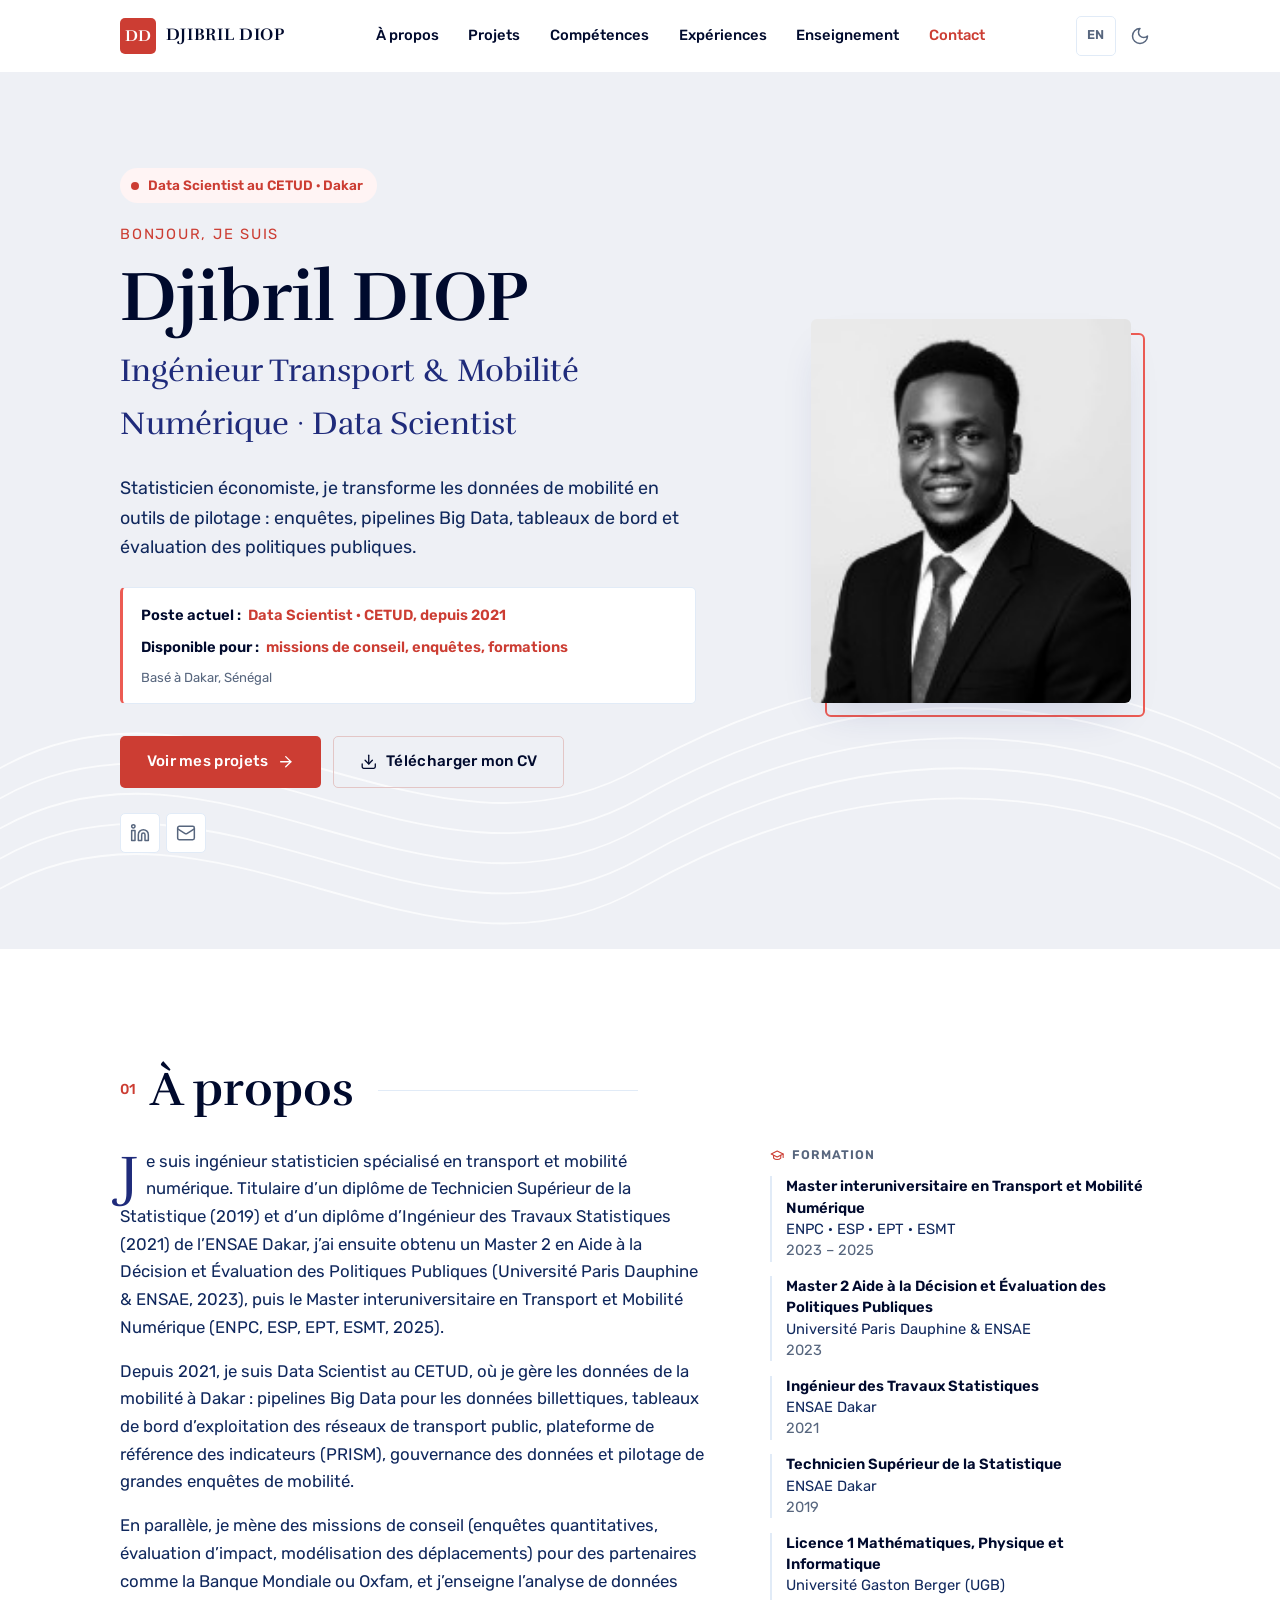
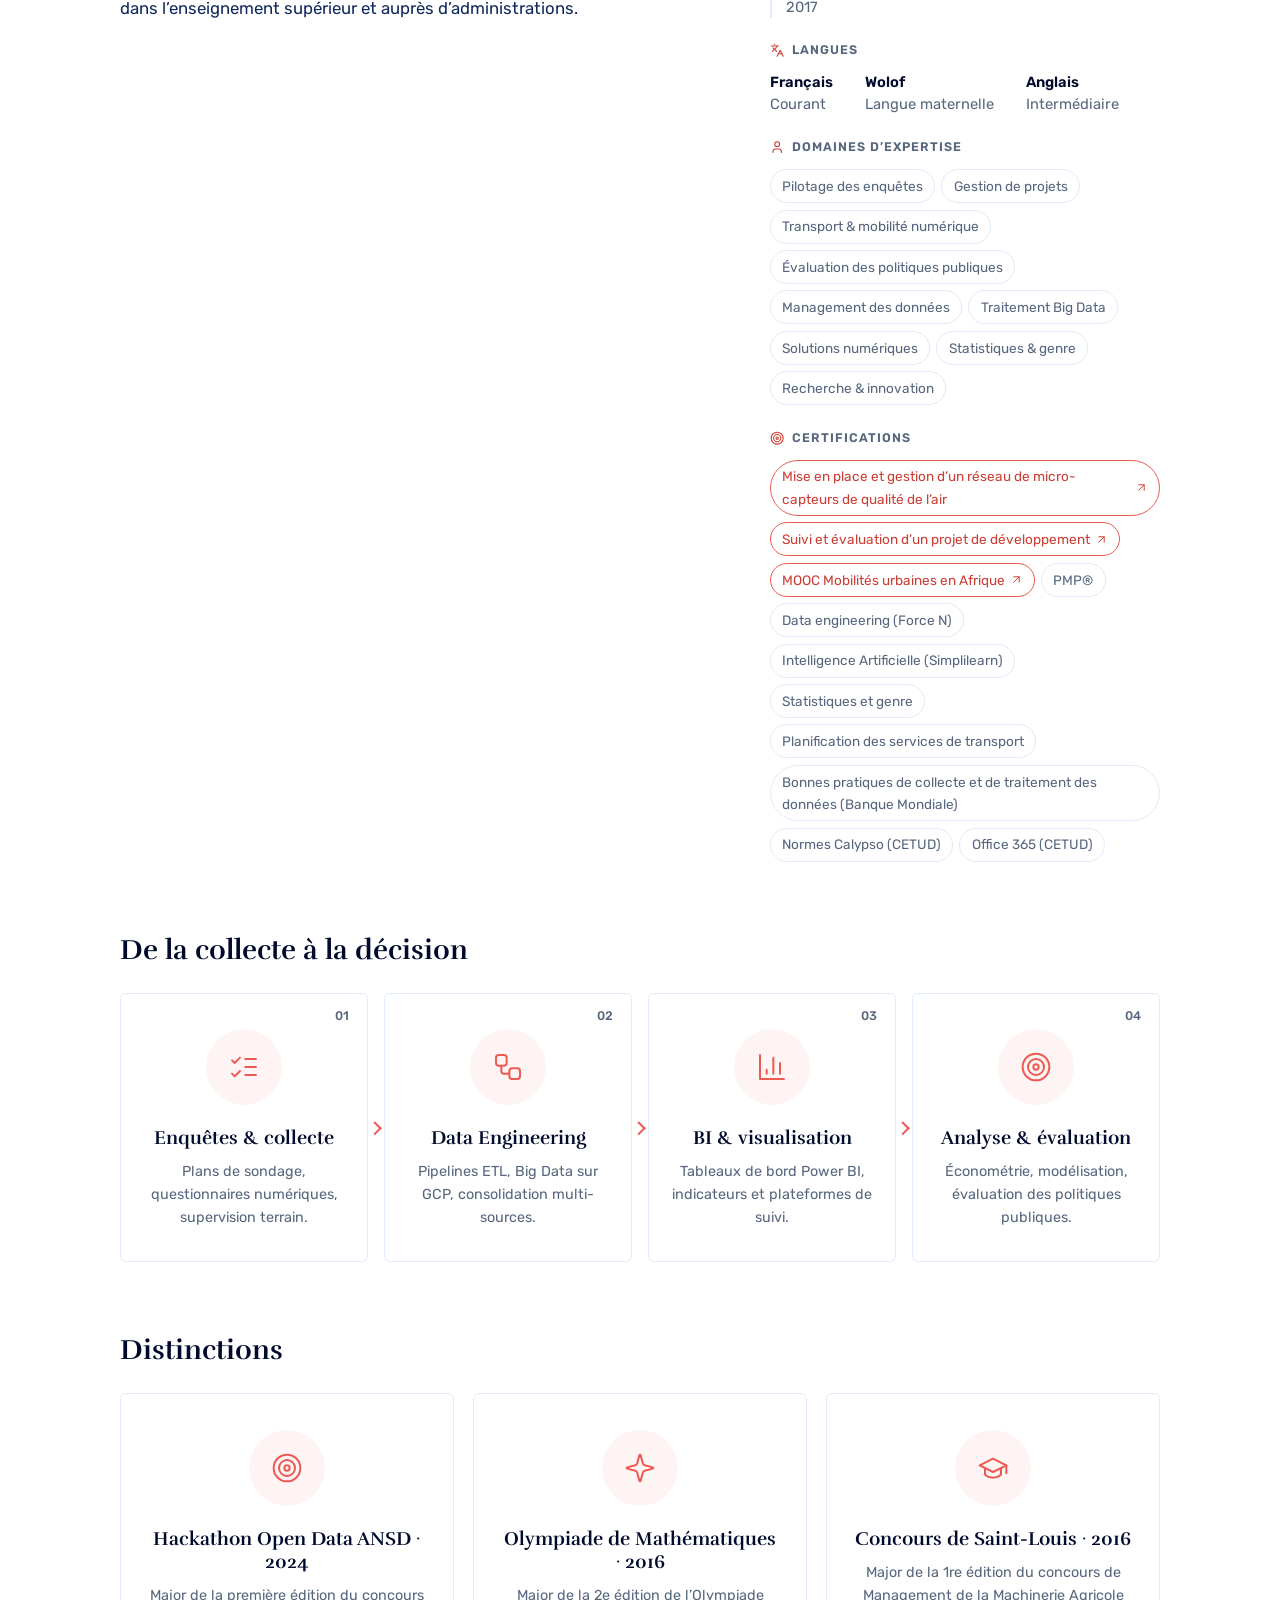
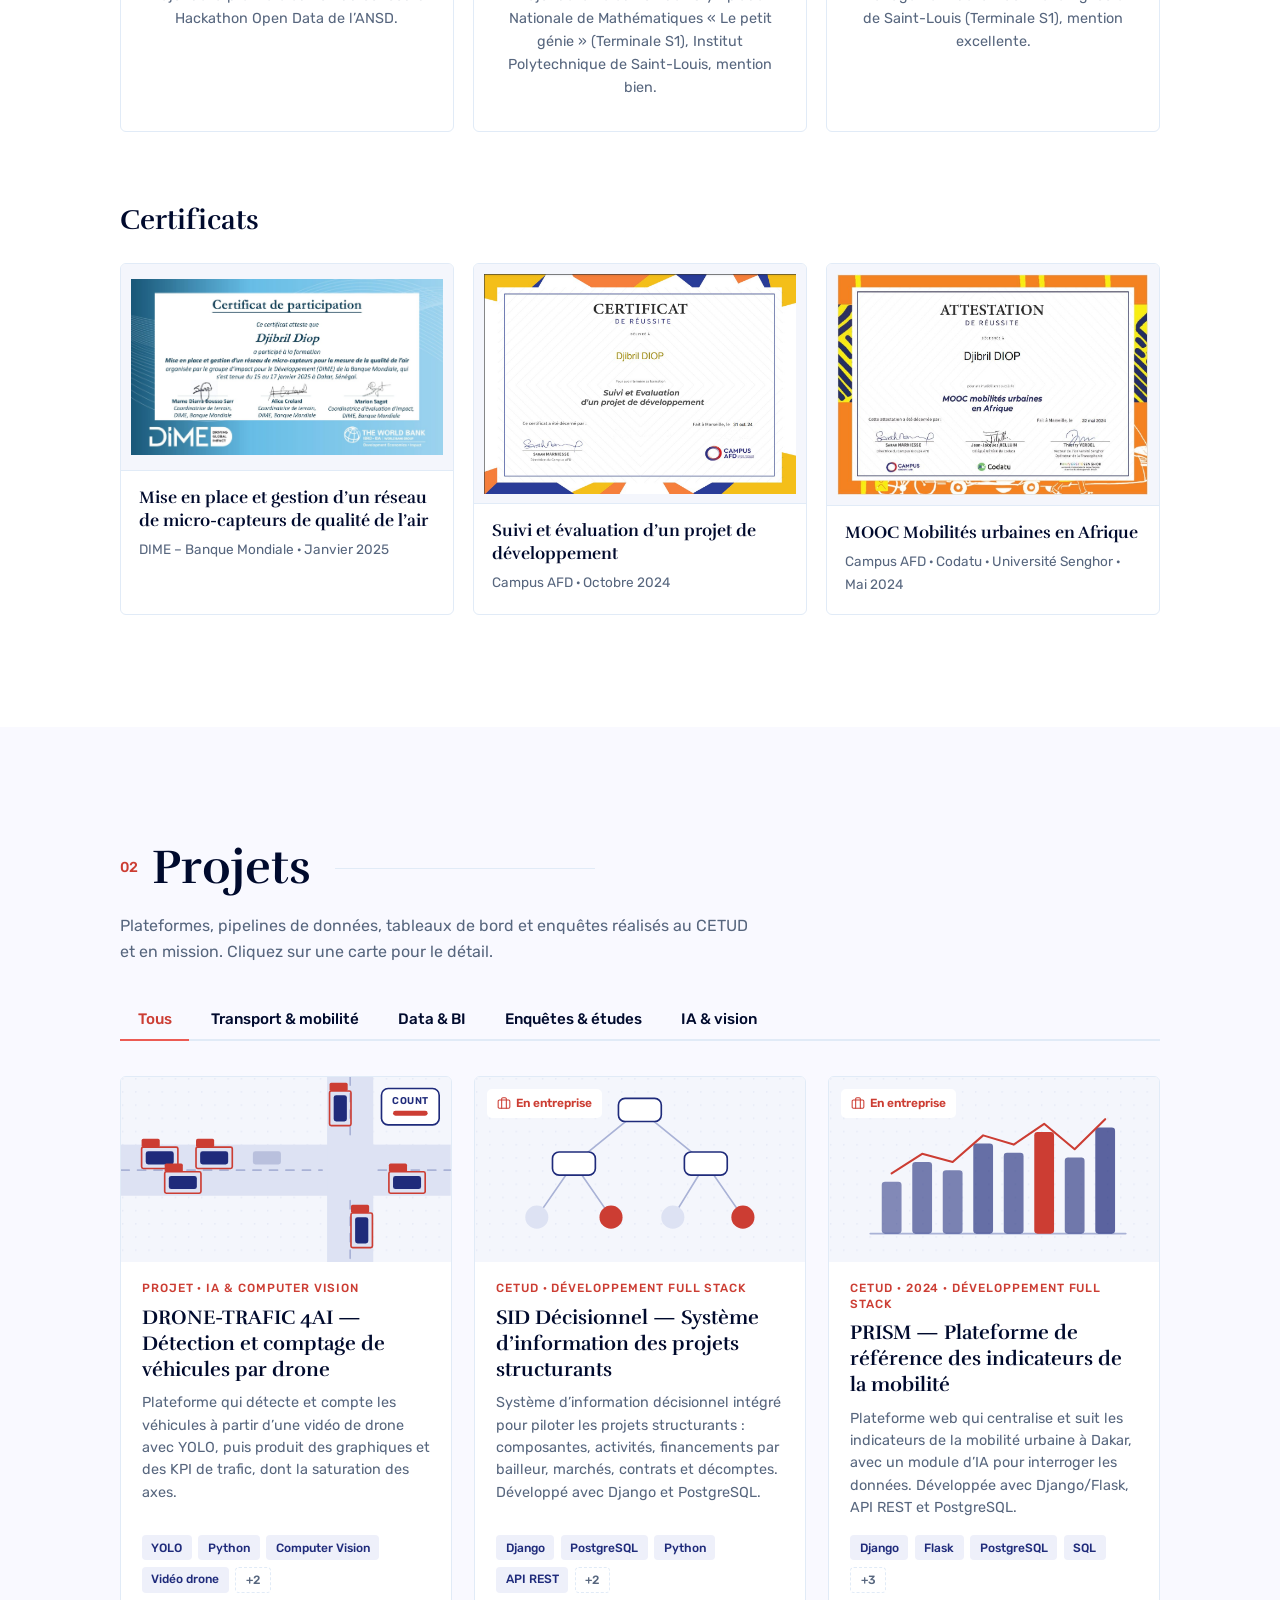
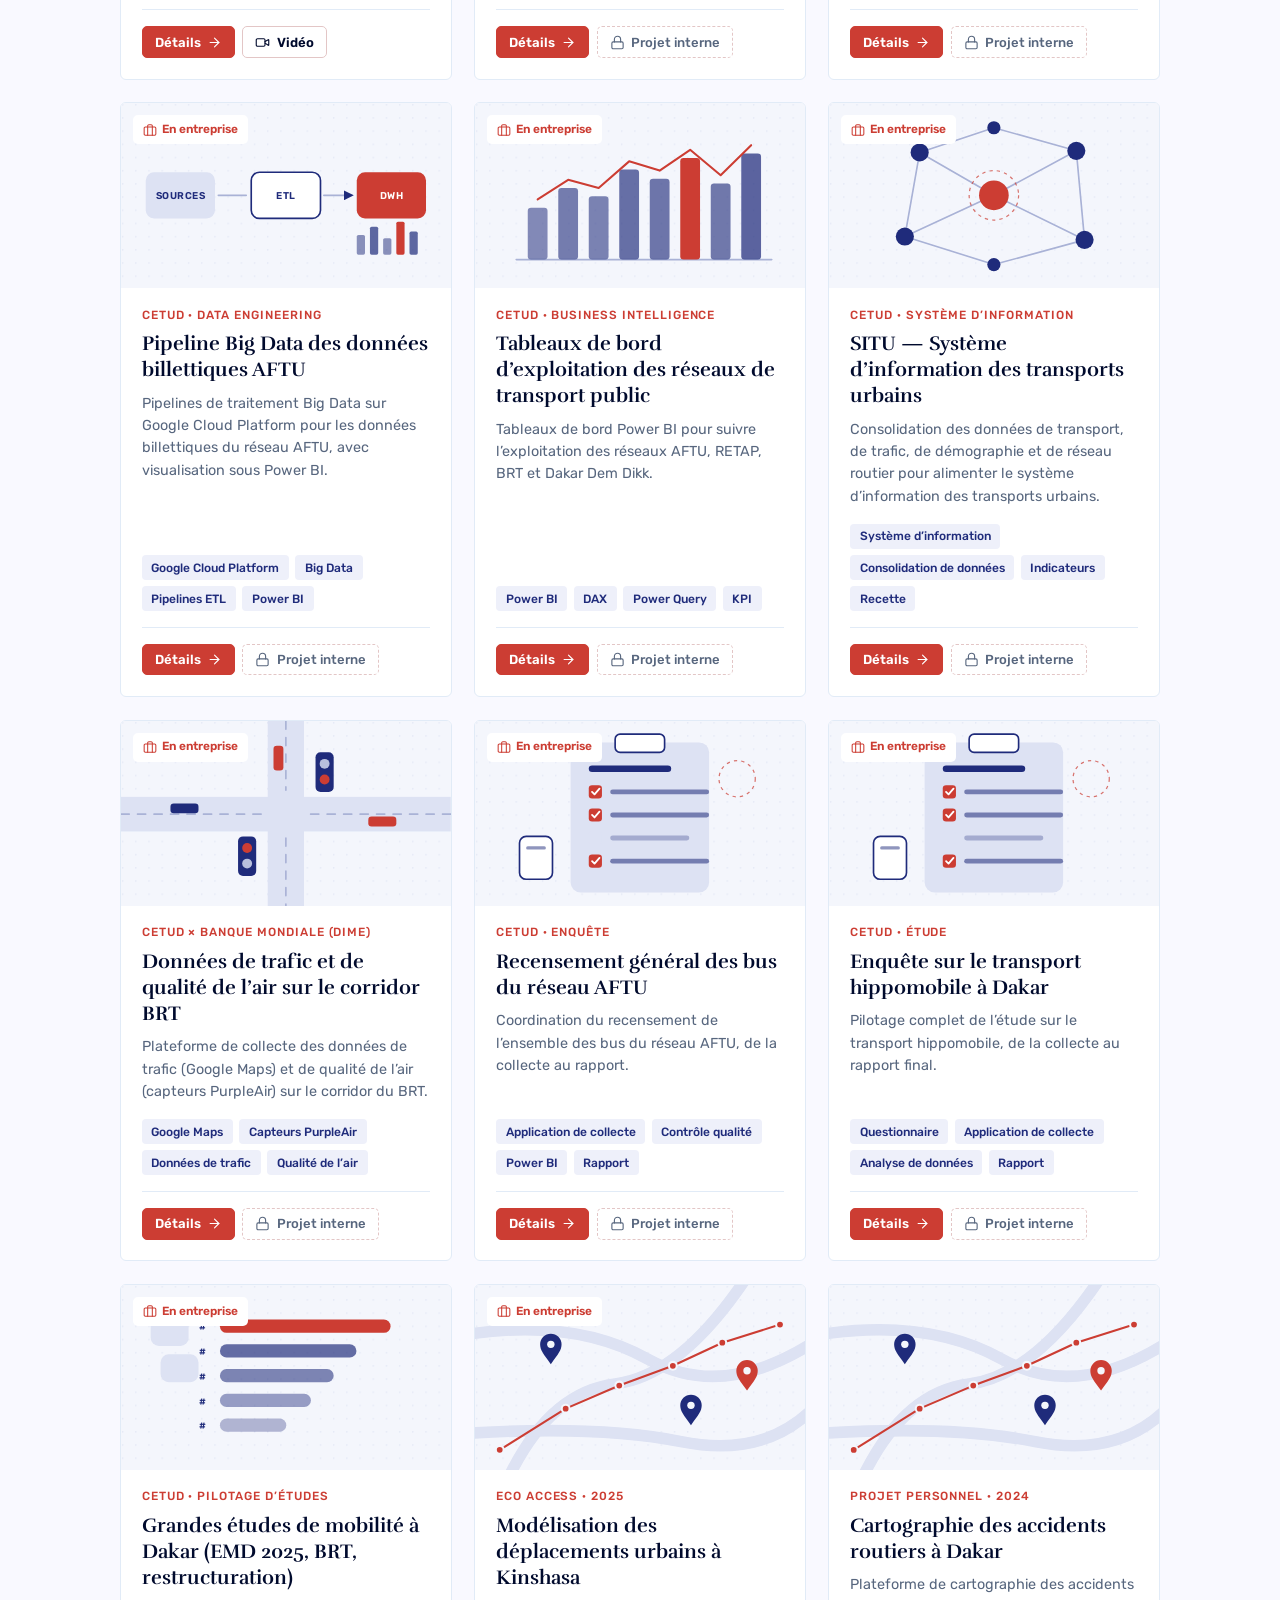
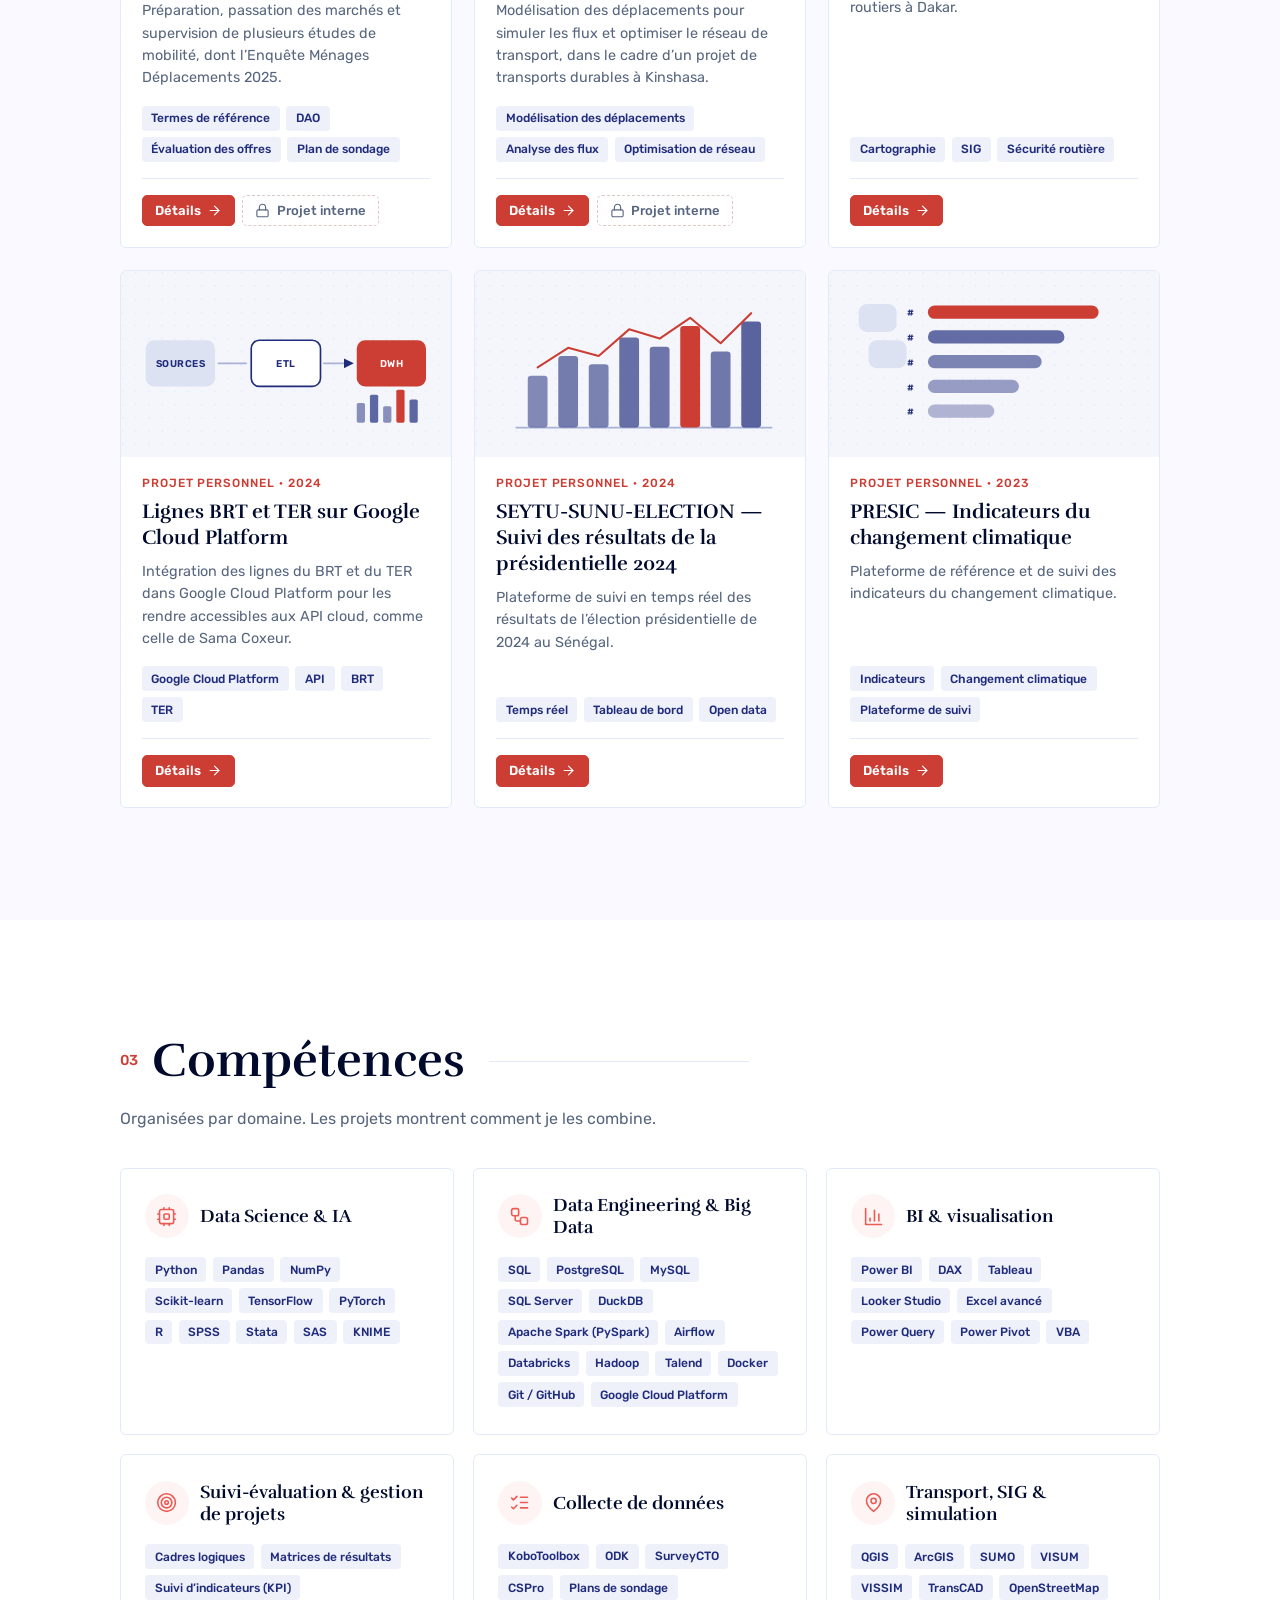
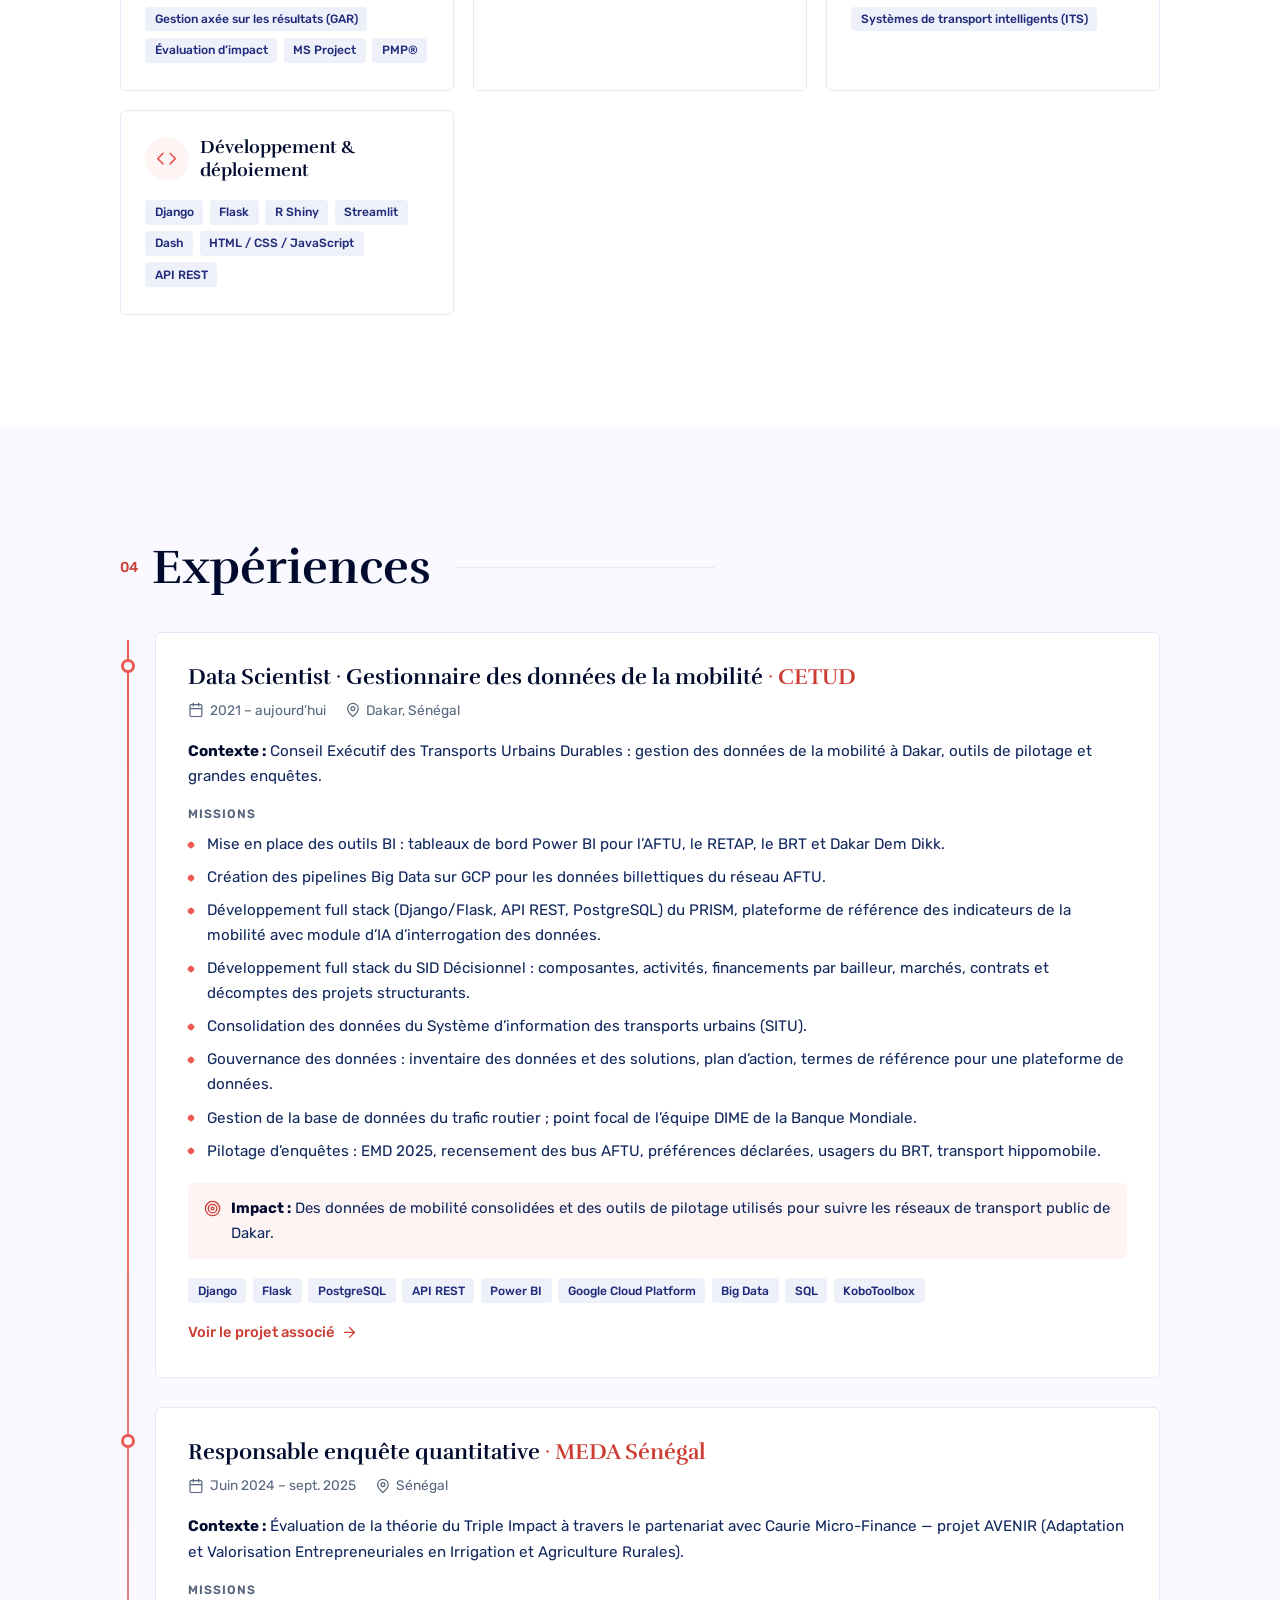
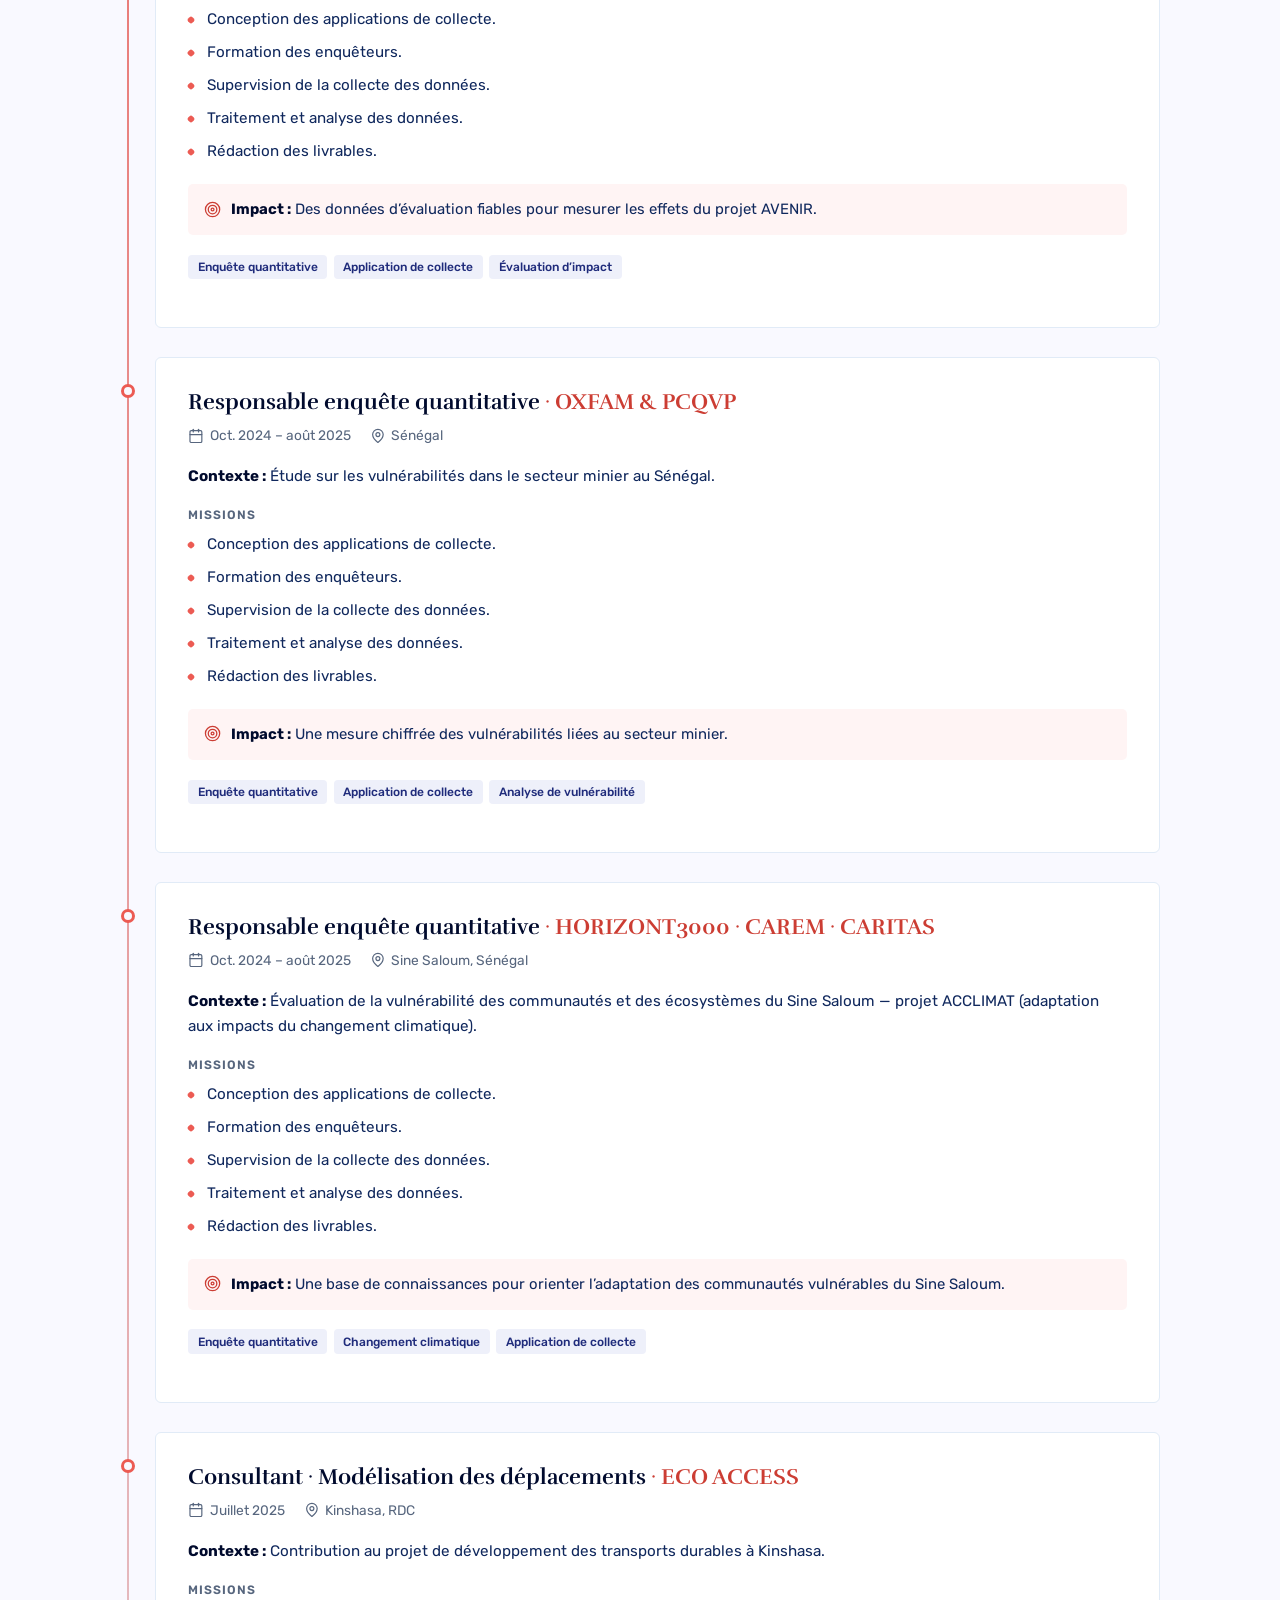
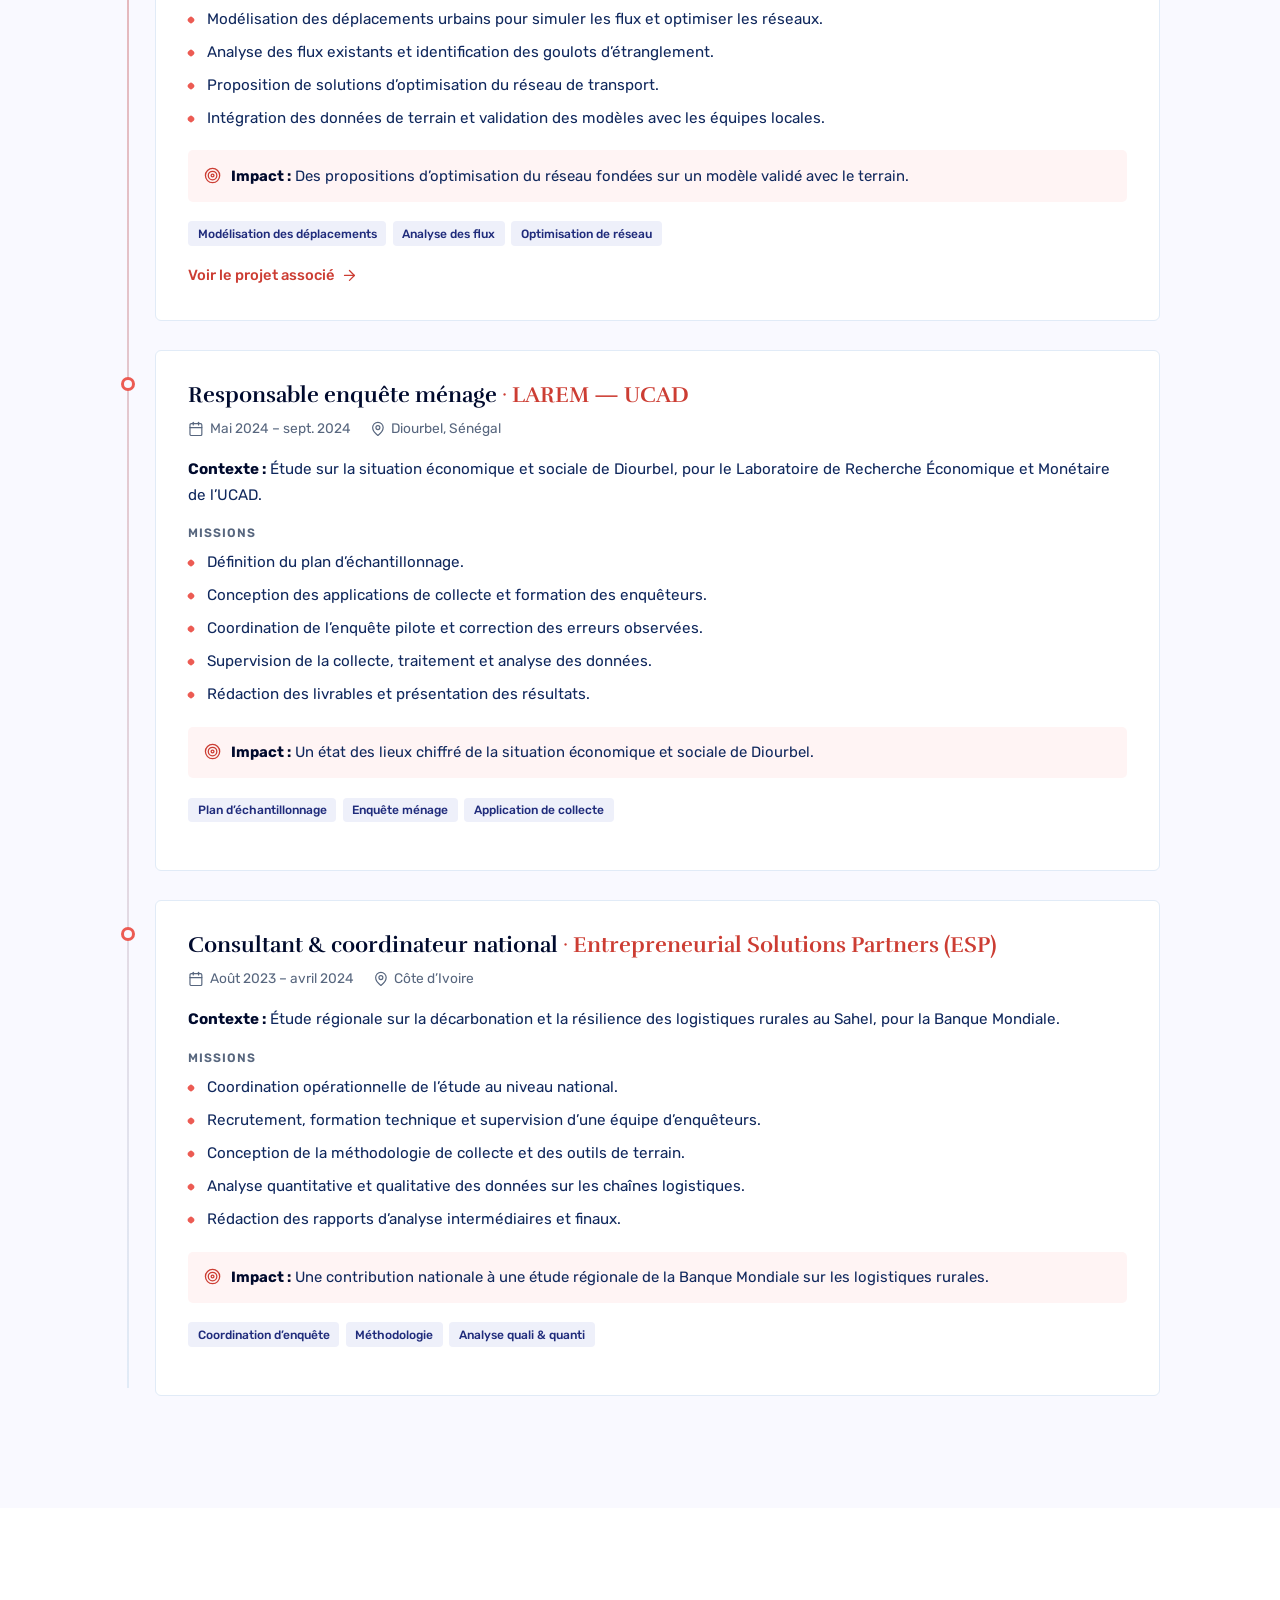
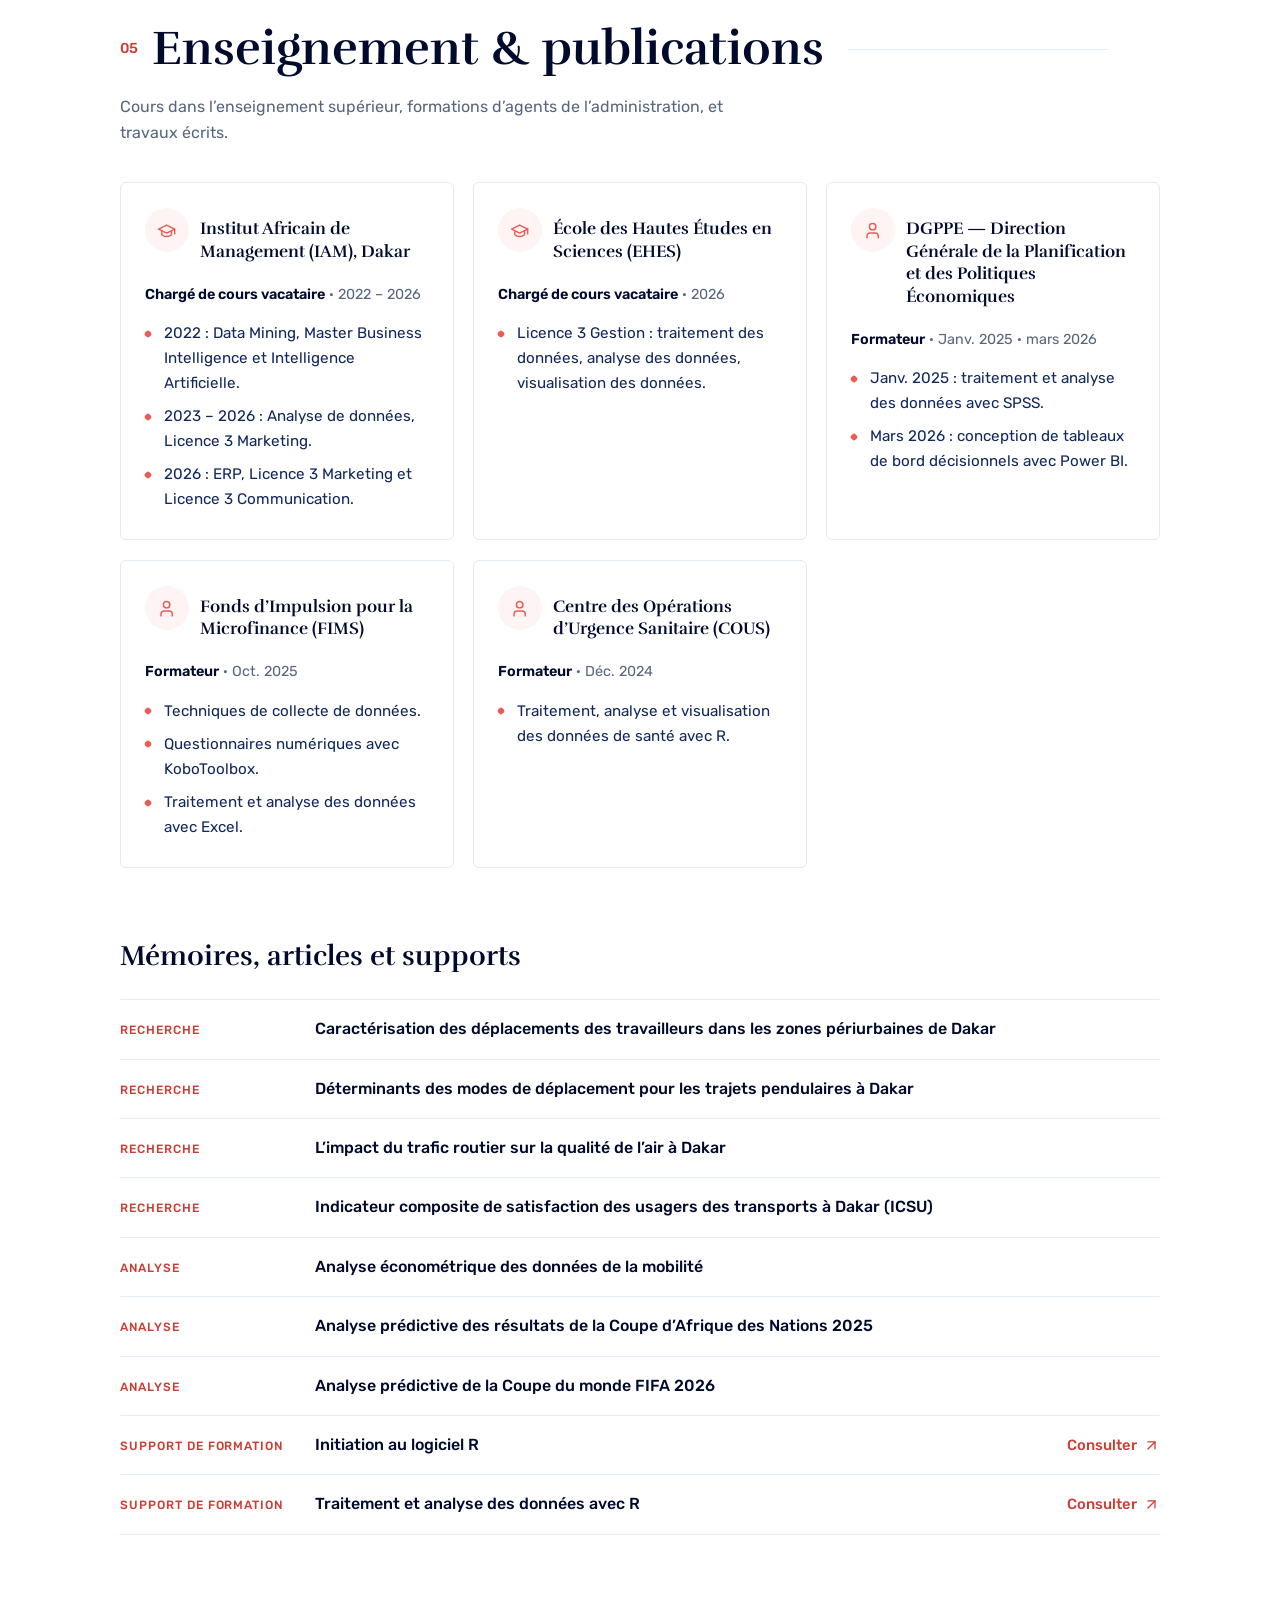
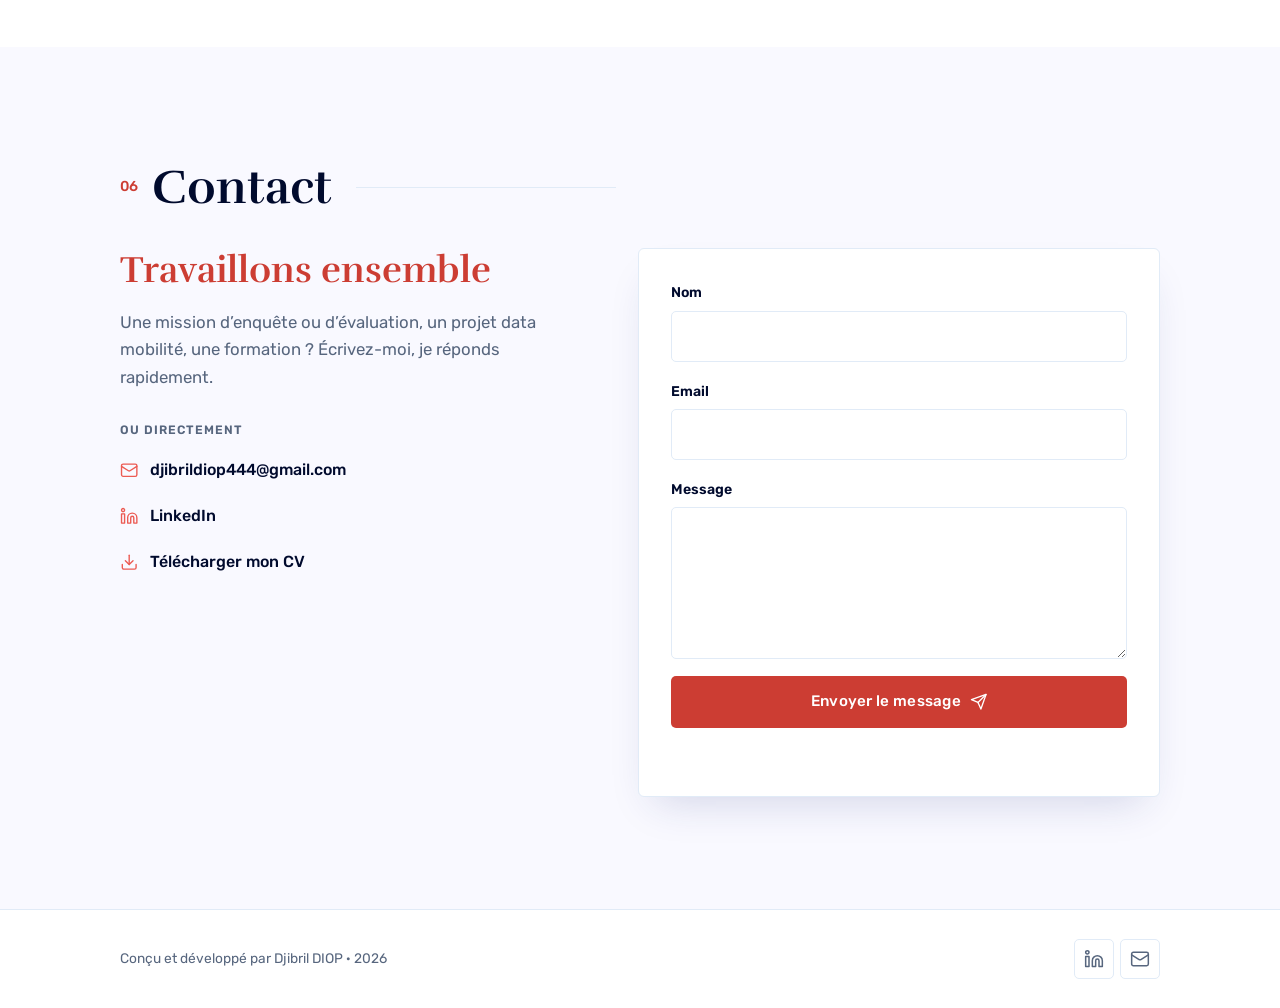
<file: index.html>
<!DOCTYPE html>
<html lang="fr">
<head>
  <meta charset="UTF-8">
  <meta name="viewport" content="width=device-width, initial-scale=1">

  <!-- ==================== SEO ==================== -->
  <title>Djibril DIOP · Data Scientist, Transport & Mobilité</title>
  <meta name="description" content="Portfolio de Djibril DIOP, ingénieur statisticien spécialisé en transport et mobilité numérique : data science, data engineering, BI, enquêtes et évaluation des politiques publiques.">
  <meta name="author" content="Djibril DIOP">
  <!-- ⚠️ Remplacez l'URL ci-dessous si votre site n'est pas à cette adresse (voir README) -->
  <link rel="canonical" href="https://djibril44.github.io/portfolio/">
  <meta name="theme-color" content="#FFFFFF">

  <!-- ==================== Open Graph (aperçu LinkedIn, WhatsApp…) ==================== -->
  <meta property="og:type" content="website">
  <meta property="og:url" content="https://djibril44.github.io/portfolio/">
  <meta property="og:title" content="Djibril DIOP · Data Scientist, Transport & Mobilité">
  <meta property="og:description" content="Portfolio de Djibril DIOP, ingénieur statisticien spécialisé en transport et mobilité numérique : data science, data engineering, BI, enquêtes et évaluation des politiques publiques.">
  <meta property="og:image" content="https://djibril44.github.io/portfolio/assets/img/profil.jpg">
  <meta property="og:locale" content="fr_FR">
  <meta property="og:locale:alternate" content="en_US">
  <meta name="twitter:card" content="summary">

  <!-- Données structurées : aident Google à comprendre qui vous êtes -->
  <script type="application/ld+json">
  {
    "@context": "https://schema.org",
    "@type": "Person",
    "name": "Djibril DIOP",
    "url": "https://djibril44.github.io/portfolio/",
    "email": "mailto:djibrildiop444@gmail.com",
    "jobTitle": "Data Scientist",
    "worksFor": "CETUD",
    "sameAs": ["https://www.linkedin.com/in/djibril-diop-0b5717168"],
    "alumniOf": ["ENSAE Dakar", "Université Paris Dauphine", "École des Ponts ParisTech"],
    "knowsAbout": ["Transport", "Mobilité urbaine", "Data Science", "Data Engineering", "Business Intelligence", "Évaluation des politiques publiques"]
  }
  </script>

  <link rel="icon" href="favicon.svg" type="image/svg+xml">

  <!-- ==================== Polices (Google Fonts) ==================== -->
  <link rel="preconnect" href="https://fonts.googleapis.com">
  <link rel="preconnect" href="https://fonts.gstatic.com" crossorigin>
  <link rel="stylesheet" href="https://fonts.googleapis.com/css2?family=Rufina:wght@400;700&family=Rubik:wght@400;500;600&display=swap">

  <!-- Applique le thème AVANT l'affichage pour éviter un « flash » (clair par défaut) -->
  <script>
    (function () {
      try {
        // Thème clair par défaut ; sombre seulement si le visiteur l'a choisi
        var saved = localStorage.getItem("theme");
        document.documentElement.setAttribute("data-theme", saved === "dark" ? "dark" : "light");
      } catch (e) {}
      document.documentElement.classList.add("js");
    })();
  </script>

  <link rel="stylesheet" href="assets/css/styles.css">
</head>

<body>
  <!-- ==================== Icônes (Lucide, MIT) ====================
       Chaque icône est un <symbol>. Pour en utiliser une :
       <svg class="icon"><use href="#i-nom"/></svg>
       Pour en ajouter : copiez le contenu SVG depuis lucide.dev -->
  <svg width="0" height="0" style="position:absolute" aria-hidden="true">
    <symbol id="i-github" viewBox="0 0 24 24"><path d="M15 22v-4a4.8 4.8 0 0 0-1-3.5c3 0 6-2 6-5.5.08-1.25-.27-2.48-1-3.5.28-1.15.28-2.35 0-3.5 0 0-1 0-3 1.5-2.64-.5-5.36-.5-8 0C6 2 5 2 5 2c-.3 1.15-.3 2.35 0 3.5A5.403 5.403 0 0 0 4 9c0 3.5 3 5.5 6 5.5-.39.49-.68 1.05-.85 1.65-.17.6-.22 1.23-.15 1.85v4"/><path d="M9 18c-4.51 2-5-2-7-2"/></symbol>
    <symbol id="i-linkedin" viewBox="0 0 24 24"><path d="M16 8a6 6 0 0 1 6 6v7h-4v-7a2 2 0 0 0-2-2 2 2 0 0 0-2 2v7h-4v-7a6 6 0 0 1 6-6z"/><rect width="4" height="12" x="2" y="9"/><circle cx="4" cy="4" r="2"/></symbol>
    <symbol id="i-mail" viewBox="0 0 24 24"><rect width="20" height="16" x="2" y="4" rx="2"/><path d="m22 7-8.97 5.7a1.94 1.94 0 0 1-2.06 0L2 7"/></symbol>
    <symbol id="i-download" viewBox="0 0 24 24"><path d="M21 15v4a2 2 0 0 1-2 2H5a2 2 0 0 1-2-2v-4"/><path d="m7 10 5 5 5-5"/><path d="M12 15V3"/></symbol>
    <symbol id="i-arrow-right" viewBox="0 0 24 24"><path d="M5 12h14"/><path d="m12 5 7 7-7 7"/></symbol>
    <symbol id="i-arrow-up-right" viewBox="0 0 24 24"><path d="M7 7h10v10"/><path d="M7 17 17 7"/></symbol>
    <symbol id="i-x" viewBox="0 0 24 24"><path d="M18 6 6 18"/><path d="m6 6 12 12"/></symbol>
    <symbol id="i-menu" viewBox="0 0 24 24"><path d="M4 6h16"/><path d="M4 12h16"/><path d="M4 18h16"/></symbol>
    <symbol id="i-sun" viewBox="0 0 24 24"><circle cx="12" cy="12" r="4"/><path d="M12 2v2"/><path d="M12 20v2"/><path d="m4.93 4.93 1.41 1.41"/><path d="m17.66 17.66 1.41 1.41"/><path d="M2 12h2"/><path d="M20 12h2"/><path d="m6.34 17.66-1.41 1.41"/><path d="m19.07 4.93-1.41 1.41"/></symbol>
    <symbol id="i-moon" viewBox="0 0 24 24"><path d="M12 3a6 6 0 0 0 9 9 9 9 0 1 1-9-9Z"/></symbol>
    <symbol id="i-map-pin" viewBox="0 0 24 24"><path d="M20 10c0 6-8 12-8 12s-8-6-8-12a8 8 0 0 1 16 0Z"/><circle cx="12" cy="10" r="3"/></symbol>
    <symbol id="i-calendar" viewBox="0 0 24 24"><rect width="18" height="18" x="3" y="4" rx="2"/><path d="M16 2v4"/><path d="M8 2v4"/><path d="M3 10h18"/></symbol>
    <symbol id="i-database" viewBox="0 0 24 24"><ellipse cx="12" cy="5" rx="9" ry="3"/><path d="M3 5v14a9 3 0 0 0 18 0V5"/><path d="M3 12a9 3 0 0 0 18 0"/></symbol>
    <symbol id="i-chart" viewBox="0 0 24 24"><path d="M3 3v18h18"/><path d="M18 17V9"/><path d="M13 17V5"/><path d="M8 17v-3"/></symbol>
    <symbol id="i-cpu" viewBox="0 0 24 24"><rect width="16" height="16" x="4" y="4" rx="2"/><rect width="6" height="6" x="9" y="9" rx="1"/><path d="M15 2v2"/><path d="M15 20v2"/><path d="M2 15h2"/><path d="M2 9h2"/><path d="M20 15h2"/><path d="M20 9h2"/><path d="M9 2v2"/><path d="M9 20v2"/></symbol>
    <symbol id="i-sparkles" viewBox="0 0 24 24"><path d="M9.937 15.5A2 2 0 0 0 8.5 14.063l-6.135-1.582a.5.5 0 0 1 0-.962L8.5 9.936A2 2 0 0 0 9.937 8.5l1.582-6.135a.5.5 0 0 1 .963 0L14.063 8.5A2 2 0 0 0 15.5 9.937l6.135 1.581a.5.5 0 0 1 0 .964L15.5 14.063a2 2 0 0 0-1.437 1.437l-1.582 6.135a.5.5 0 0 1-.963 0z"/></symbol>
    <symbol id="i-code" viewBox="0 0 24 24"><path d="m16 18 6-6-6-6"/><path d="m8 6-6 6 6 6"/></symbol>
    <symbol id="i-workflow" viewBox="0 0 24 24"><rect width="8" height="8" x="3" y="3" rx="2"/><path d="M7 11v4a2 2 0 0 0 2 2h4"/><rect width="8" height="8" x="13" y="13" rx="2"/></symbol>
    <symbol id="i-git" viewBox="0 0 24 24"><path d="M6 3v12"/><circle cx="18" cy="6" r="3"/><circle cx="6" cy="18" r="3"/><path d="M18 9a9 9 0 0 1-9 9"/></symbol>
    <symbol id="i-graduation" viewBox="0 0 24 24"><path d="M22 10v6"/><path d="M2 10l10-5 10 5-10 5z"/><path d="M6 12v5c3 3 9 3 12 0v-5"/></symbol>
    <symbol id="i-languages" viewBox="0 0 24 24"><path d="m5 8 6 6"/><path d="m4 14 6-6 2-3"/><path d="M2 5h12"/><path d="M7 2h1"/><path d="m22 22-5-10-5 10"/><path d="M14 18h6"/></symbol>
    <symbol id="i-user" viewBox="0 0 24 24"><path d="M19 21v-2a4 4 0 0 0-4-4H9a4 4 0 0 0-4 4v2"/><circle cx="12" cy="7" r="4"/></symbol>
    <symbol id="i-send" viewBox="0 0 24 24"><path d="m22 2-7 20-4-9-9-4Z"/><path d="M22 2 11 13"/></symbol>
    <symbol id="i-search" viewBox="0 0 24 24"><circle cx="11" cy="11" r="8"/><path d="m21 21-4.3-4.3"/></symbol>
    <symbol id="i-layers" viewBox="0 0 24 24"><path d="M12.83 2.18a2 2 0 0 0-1.66 0L2.6 6.08a1 1 0 0 0 0 1.83l8.58 3.91a2 2 0 0 0 1.66 0l8.58-3.9a1 1 0 0 0 0-1.83Z"/><path d="m22 17.65-9.17 4.16a2 2 0 0 1-1.66 0L2 17.65"/><path d="m22 12.65-9.17 4.16a2 2 0 0 1-1.66 0L2 12.65"/></symbol>
    <symbol id="i-list" viewBox="0 0 24 24"><path d="m3 17 2 2 4-4"/><path d="m3 7 2 2 4-4"/><path d="M13 6h8"/><path d="M13 12h8"/><path d="M13 18h8"/></symbol>
    <symbol id="i-target" viewBox="0 0 24 24"><circle cx="12" cy="12" r="10"/><circle cx="12" cy="12" r="6"/><circle cx="12" cy="12" r="2"/></symbol>
    <symbol id="i-bulb" viewBox="0 0 24 24"><path d="M15 14c.2-1 .7-1.7 1.5-2.5 1-.9 1.5-2.2 1.5-3.5A6 6 0 0 0 6 8c0 1 .2 2.2 1.5 3.5.7.7 1.3 1.5 1.5 2.5"/><path d="M9 18h6"/><path d="M10 22h4"/></symbol>
    <symbol id="i-lock" viewBox="0 0 24 24"><rect width="18" height="11" x="3" y="11" rx="2"/><path d="M7 11V7a5 5 0 0 1 10 0v4"/></symbol>
    <symbol id="i-play" viewBox="0 0 24 24"><path d="M6 3l14 9-14 9V3z"/></symbol>
    <symbol id="i-image" viewBox="0 0 24 24"><rect width="18" height="18" x="3" y="3" rx="2"/><circle cx="9" cy="9" r="2"/><path d="m21 15-3.086-3.086a2 2 0 0 0-2.828 0L6 21"/></symbol>
    <symbol id="i-bike" viewBox="0 0 24 24"><circle cx="18.5" cy="17.5" r="3.5"/><circle cx="5.5" cy="17.5" r="3.5"/><circle cx="15" cy="5" r="1"/><path d="M12 17.5V14l-3-3 4-3 2 3h2"/></symbol>
    <symbol id="i-plane" viewBox="0 0 24 24"><path d="M17.8 19.2 16 11l3.5-3.5C21 6 21.5 4 21 3c-1-.5-3 0-4.5 1.5L13 8 4.8 6.2c-.5-.1-.9.1-1.1.5l-.3.5c-.2.5-.1 1 .3 1.3L9 12l-2 3H4l-1 1 3 2 2 3 1-1v-3l3-2 3.5 5.3c.3.4.8.5 1.3.3l.5-.2c.4-.3.6-.7.5-1.2z"/></symbol>
    <symbol id="i-footprints" viewBox="0 0 24 24"><path d="M4 16v-2.38C4 11.5 2.97 10.5 3 8c.03-2.72 1.49-6 4.5-6C9.37 2 10 3.8 10 5.5c0 3.11-2 5.66-2 8.68V16a2 2 0 1 1-4 0Z"/><path d="M20 20v-2.38c0-2.12 1.03-3.12 1-5.62-.03-2.72-1.49-6-4.5-6C14.63 6 14 7.8 14 9.5c0 3.11 2 5.66 2 8.68V20a2 2 0 1 0 4 0Z"/><path d="M16 17h4"/><path d="M4 13h4"/></symbol>
    <symbol id="i-video" viewBox="0 0 24 24"><path d="m16 13 5.223 3.482a.5.5 0 0 0 .777-.416V7.87a.5.5 0 0 0-.752-.432L16 10.5"/><rect x="2" y="6" width="14" height="12" rx="2"/></symbol>
    <symbol id="i-phone" viewBox="0 0 24 24"><path d="M22 16.92v3a2 2 0 0 1-2.18 2 19.79 19.79 0 0 1-8.63-3.07 19.5 19.5 0 0 1-6-6 19.79 19.79 0 0 1-3.07-8.67A2 2 0 0 1 4.11 2h3a2 2 0 0 1 2 1.72c.13.96.36 1.9.7 2.81a2 2 0 0 1-.45 2.11L8.09 9.91a16 16 0 0 0 6 6l1.27-1.27a2 2 0 0 1 2.11-.45c.91.34 1.85.57 2.81.7A2 2 0 0 1 22 16.92z"/></symbol>
    <symbol id="i-briefcase" viewBox="0 0 24 24"><rect width="20" height="14" x="2" y="7" rx="2"/><path d="M16 21V5a2 2 0 0 0-2-2h-4a2 2 0 0 0-2 2v16"/></symbol>
  </svg>

  <a class="skip-link" href="#main" data-i18n="a11y.skip">Aller au contenu</a>

  <!-- ==================== EN-TÊTE / NAVIGATION ==================== -->
  <header class="site-header" id="top">
    <div class="container header-inner">
      <a href="#top" class="logo" aria-label="Djibril DIOP">
        <span class="logo-mark">DD</span>
        <span class="logo-text">Djibril DIOP</span>
      </a>

      <nav class="main-nav" id="main-nav" aria-label="Navigation principale">
        <ul>
          <li><a href="#a-propos" data-i18n="nav.about">À propos</a></li>
          <li><a href="#projets" data-i18n="nav.projects">Projets</a></li>
          <li><a href="#competences" data-i18n="nav.skills">Compétences</a></li>
          <li><a href="#experiences" data-i18n="nav.experience">Expériences</a></li>
          <li><a href="#enseignement" data-i18n="nav.teaching">Enseignement</a></li>
          <li><a href="#contact" data-i18n="nav.contact">Contact</a></li>
        </ul>
      </nav>

      <div class="header-actions">
        <!-- Bouton de langue : affiche la langue vers laquelle on bascule -->
        <button class="icon-btn lang-btn" id="lang-toggle" type="button" aria-label="Switch to English">EN</button>
        <!-- Bouton de thème -->
        <button class="icon-btn" id="theme-toggle" type="button" aria-label="Changer de thème">
          <svg class="icon icon-sun" aria-hidden="true"><use href="#i-sun"/></svg>
          <svg class="icon icon-moon" aria-hidden="true"><use href="#i-moon"/></svg>
        </button>
        <!-- Menu mobile -->
        <button class="icon-btn menu-btn" id="menu-toggle" type="button" aria-expanded="false" aria-controls="main-nav" aria-label="Ouvrir le menu">
          <svg class="icon" aria-hidden="true"><use href="#i-menu"/></svg>
        </button>
      </div>
    </div>
  </header>

  <main id="main">
    <!-- ==================== HERO ==================== -->
    <section class="hero">
      <div class="container hero-inner">
        <div class="hero-text">
          <p class="status-pill reveal">
            <span class="status-dot" aria-hidden="true"></span>
            <span data-i18n="hero.status">Data Scientist au CETUD · Dakar</span>
          </p>
          <p class="hero-hello reveal" data-i18n="hero.hello">Bonjour, je suis</p>
          <h1 class="hero-name reveal">Djibril DIOP</h1>
          <p class="hero-title reveal" data-i18n="hero.title">Ingénieur Transport &amp; Mobilité Numérique · Data Scientist</p>
          <p class="hero-pitch reveal" data-i18n="hero.pitch">Statisticien économiste, je transforme les données de mobilité en outils de pilotage : enquêtes, pipelines Big Data, tableaux de bord et évaluation des politiques publiques.</p>

          <!-- Disponibilités (remplies par main.js) -->
          <dl class="availability reveal" id="availability"></dl>

          <div class="hero-ctas reveal">
            <a href="#projets" class="btn btn-primary">
              <span data-i18n="hero.ctaProjects">Voir mes projets</span>
              <svg class="icon" aria-hidden="true"><use href="#i-arrow-right"/></svg>
            </a>
            <a href="assets/cv/CV-Djibril-DIOP.pdf" class="btn btn-ghost js-cv" download>
              <svg class="icon" aria-hidden="true"><use href="#i-download"/></svg>
              <span data-i18n="hero.ctaCv">Télécharger mon CV</span>
            </a>
          </div>

          <ul class="social-links reveal" aria-label="Liens">
            <li><a class="icon-btn js-linkedin" href="#" target="_blank" rel="noopener" aria-label="LinkedIn"><svg class="icon" aria-hidden="true"><use href="#i-linkedin"/></svg></a></li>
            <li><a class="icon-btn js-github" href="#" target="_blank" rel="noopener" aria-label="GitHub"><svg class="icon" aria-hidden="true"><use href="#i-github"/></svg></a></li>
            <li><a class="icon-btn js-email" href="#" aria-label="Email"><svg class="icon" aria-hidden="true"><use href="#i-mail"/></svg></a></li>
          </ul>
        </div>

        <div class="hero-visual reveal">
          <div class="photo-frame">
            <img class="js-photo" src="assets/img/photo.svg" alt="Photo de Djibril DIOP" width="400" height="480" data-i18n-alt="a11y.photo">
          </div>
        </div>
      </div>
    </section>

    <!-- ==================== À PROPOS ==================== -->
    <section class="section" id="a-propos" aria-labelledby="about-title">
      <div class="container">
        <header class="section-head reveal">
          <span class="section-num">01</span>
          <h2 id="about-title" data-i18n="about.title">À propos</h2>
        </header>

        <div class="about-grid">
          <div class="about-text reveal" id="about-paragraphs"></div>

          <aside class="about-side reveal">
            <div class="side-block">
              <h3><svg class="icon" aria-hidden="true"><use href="#i-graduation"/></svg><span data-i18n="about.educationTitle">Formation</span></h3>
              <ul class="edu-list" id="education"></ul>
            </div>
            <div class="side-block">
              <h3><svg class="icon" aria-hidden="true"><use href="#i-languages"/></svg><span data-i18n="about.languagesTitle">Langues</span></h3>
              <ul class="lang-list" id="languages"></ul>
            </div>
            <div class="side-block">
              <h3><svg class="icon" aria-hidden="true"><use href="#i-user"/></svg><span data-i18n="about.softTitle">Domaines d’expertise</span></h3>
              <ul class="chip-list" id="soft-skills"></ul>
            </div>
            <div class="side-block" id="certifications-block">
              <h3><svg class="icon" aria-hidden="true"><use href="#i-target"/></svg><span data-i18n="about.certificationsTitle">Certifications</span></h3>
              <ul class="chip-list" id="certifications"></ul>
            </div>
          </aside>
        </div>

        <h3 class="pipeline-title reveal" data-i18n="about.pipelineTitle">Un profil, tout le pipeline Data & IA</h3>
        <ol class="pipeline" id="pipeline"></ol>

        <!-- Centres d'intérêt (remplis par main.js) -->
        <h3 class="pipeline-title reveal" data-i18n="about.hobbiesTitle">En dehors de la data</h3>
        <ul class="hobbies" id="hobbies"></ul>

        <!-- Certificats avec aperçu (remplis par main.js) -->
        <h3 class="pipeline-title reveal" id="certs-gallery-title" data-i18n="about.certificatesGalleryTitle">Certificats</h3>
        <ul class="certs-gallery" id="certs-gallery"></ul>
      </div>
    </section>

    <!-- ==================== PROJETS ==================== -->
    <section class="section section-alt" id="projets" aria-labelledby="projects-title">
      <div class="container">
        <header class="section-head reveal">
          <span class="section-num">02</span>
          <h2 id="projects-title" data-i18n="projects.title">Projets</h2>
        </header>
        <p class="section-intro reveal" data-i18n="projects.intro">Projets professionnels et académiques.</p>

        <div class="filters reveal" id="project-filters" role="group" aria-label="Filtres"></div>
        <ul class="projects-grid" id="projects-grid"></ul>
        <noscript><p>Activez JavaScript pour afficher les projets.</p></noscript>
      </div>
    </section>

    <!-- ==================== COMPÉTENCES ==================== -->
    <section class="section" id="competences" aria-labelledby="skills-title">
      <div class="container">
        <header class="section-head reveal">
          <span class="section-num">03</span>
          <h2 id="skills-title" data-i18n="skills.title">Compétences</h2>
        </header>
        <p class="section-intro reveal" data-i18n="skills.intro">Organisées par domaine.</p>
        <div class="skills-grid" id="skills-grid"></div>
      </div>
    </section>

    <!-- ==================== EXPÉRIENCES ==================== -->
    <section class="section section-alt" id="experiences" aria-labelledby="exp-title">
      <div class="container">
        <header class="section-head reveal">
          <span class="section-num">04</span>
          <h2 id="exp-title" data-i18n="experience.title">Expériences</h2>
        </header>
        <ol class="timeline" id="timeline"></ol>
      </div>
    </section>

    <!-- ==================== ENSEIGNEMENT & PUBLICATIONS ==================== -->
    <section class="section" id="enseignement" aria-labelledby="teaching-title">
      <div class="container">
        <header class="section-head reveal">
          <span class="section-num">05</span>
          <h2 id="teaching-title" data-i18n="teaching.title">Enseignement &amp; publications</h2>
        </header>
        <p class="section-intro reveal" data-i18n="teaching.intro"></p>
        <div class="skills-grid teaching-grid" id="teaching-grid"></div>

        <h3 class="pipeline-title reveal" id="publications-title" data-i18n="teaching.publicationsTitle">Mémoires, articles et supports</h3>
        <ul class="publications" id="publications"></ul>
      </div>
    </section>

    <!-- ==================== CONTACT ==================== -->
    <section class="section section-alt" id="contact" aria-labelledby="contact-title">
      <div class="container">
        <header class="section-head reveal">
          <span class="section-num">06</span>
          <h2 id="contact-title" data-i18n="contact.title">Contact</h2>
        </header>

        <div class="contact-grid">
          <div class="contact-intro reveal">
            <p class="contact-heading" data-i18n="contact.heading">Travaillons ensemble</p>
            <p data-i18n="contact.intro">Une opportunité, une question sur un projet ? Écrivez-moi.</p>

            <p class="contact-direct-title" data-i18n="contact.direct">Ou directement</p>
            <ul class="contact-direct">
              <li><a class="js-email" href="#"><svg class="icon" aria-hidden="true"><use href="#i-mail"/></svg><span class="js-email-text">djibrildiop444@gmail.com</span></a></li>
              <li><a class="js-phone" href="#"><svg class="icon" aria-hidden="true"><use href="#i-phone"/></svg><span class="js-phone-text"></span></a></li>
              <li><a class="js-linkedin" href="#" target="_blank" rel="noopener"><svg class="icon" aria-hidden="true"><use href="#i-linkedin"/></svg>LinkedIn</a></li>
              <li><a class="js-github" href="#" target="_blank" rel="noopener"><svg class="icon" aria-hidden="true"><use href="#i-github"/></svg>GitHub</a></li>
              <li><a class="js-cv" href="assets/cv/CV-Djibril-DIOP.pdf" download><svg class="icon" aria-hidden="true"><use href="#i-download"/></svg><span data-i18n="hero.ctaCv">Télécharger mon CV</span></a></li>
            </ul>
          </div>

          <!-- Formulaire : envoyé via Formspree (voir README) -->
          <form class="contact-form reveal" id="contact-form" novalidate>
            <div class="field">
              <label for="f-name" data-i18n="contact.name">Nom</label>
              <input id="f-name" name="name" type="text" autocomplete="name" required>
            </div>
            <div class="field">
              <label for="f-email" data-i18n="contact.email">Email</label>
              <input id="f-email" name="email" type="email" autocomplete="email" required>
            </div>
            <div class="field">
              <label for="f-message" data-i18n="contact.message">Message</label>
              <textarea id="f-message" name="message" rows="5" required></textarea>
            </div>
            <!-- Champ piège anti-spam : invisible pour les humains -->
            <input type="text" name="_gotcha" class="visually-hidden" tabindex="-1" autocomplete="off" aria-hidden="true">
            <button type="submit" class="btn btn-primary">
              <span data-i18n="contact.send">Envoyer le message</span>
              <svg class="icon" aria-hidden="true"><use href="#i-send"/></svg>
            </button>
            <p class="form-status" id="form-status" role="status" aria-live="polite"></p>
          </form>
        </div>
      </div>
    </section>
  </main>

  <footer class="site-footer">
    <div class="container footer-inner">
      <p><span data-i18n="footer">Conçu et développé par Djibril DIOP</span> · <span id="year">2026</span></p>
      <ul class="social-links">
        <li><a class="icon-btn js-linkedin" href="#" target="_blank" rel="noopener" aria-label="LinkedIn"><svg class="icon" aria-hidden="true"><use href="#i-linkedin"/></svg></a></li>
        <li><a class="icon-btn js-github" href="#" target="_blank" rel="noopener" aria-label="GitHub"><svg class="icon" aria-hidden="true"><use href="#i-github"/></svg></a></li>
        <li><a class="icon-btn js-email" href="#" aria-label="Email"><svg class="icon" aria-hidden="true"><use href="#i-mail"/></svg></a></li>
      </ul>
    </div>
  </footer>

  <!-- ==================== FENÊTRE DE DÉTAIL D'UN PROJET ==================== -->
  <dialog class="project-dialog" id="project-dialog" aria-labelledby="dialog-title">
    <div class="dialog-inner" id="dialog-content"></div>
  </dialog>

  <!-- Contenu d'abord, puis la logique -->
  <script src="assets/js/content.js"></script>
  <script src="assets/js/main.js"></script>
</body>
</html>
</file>
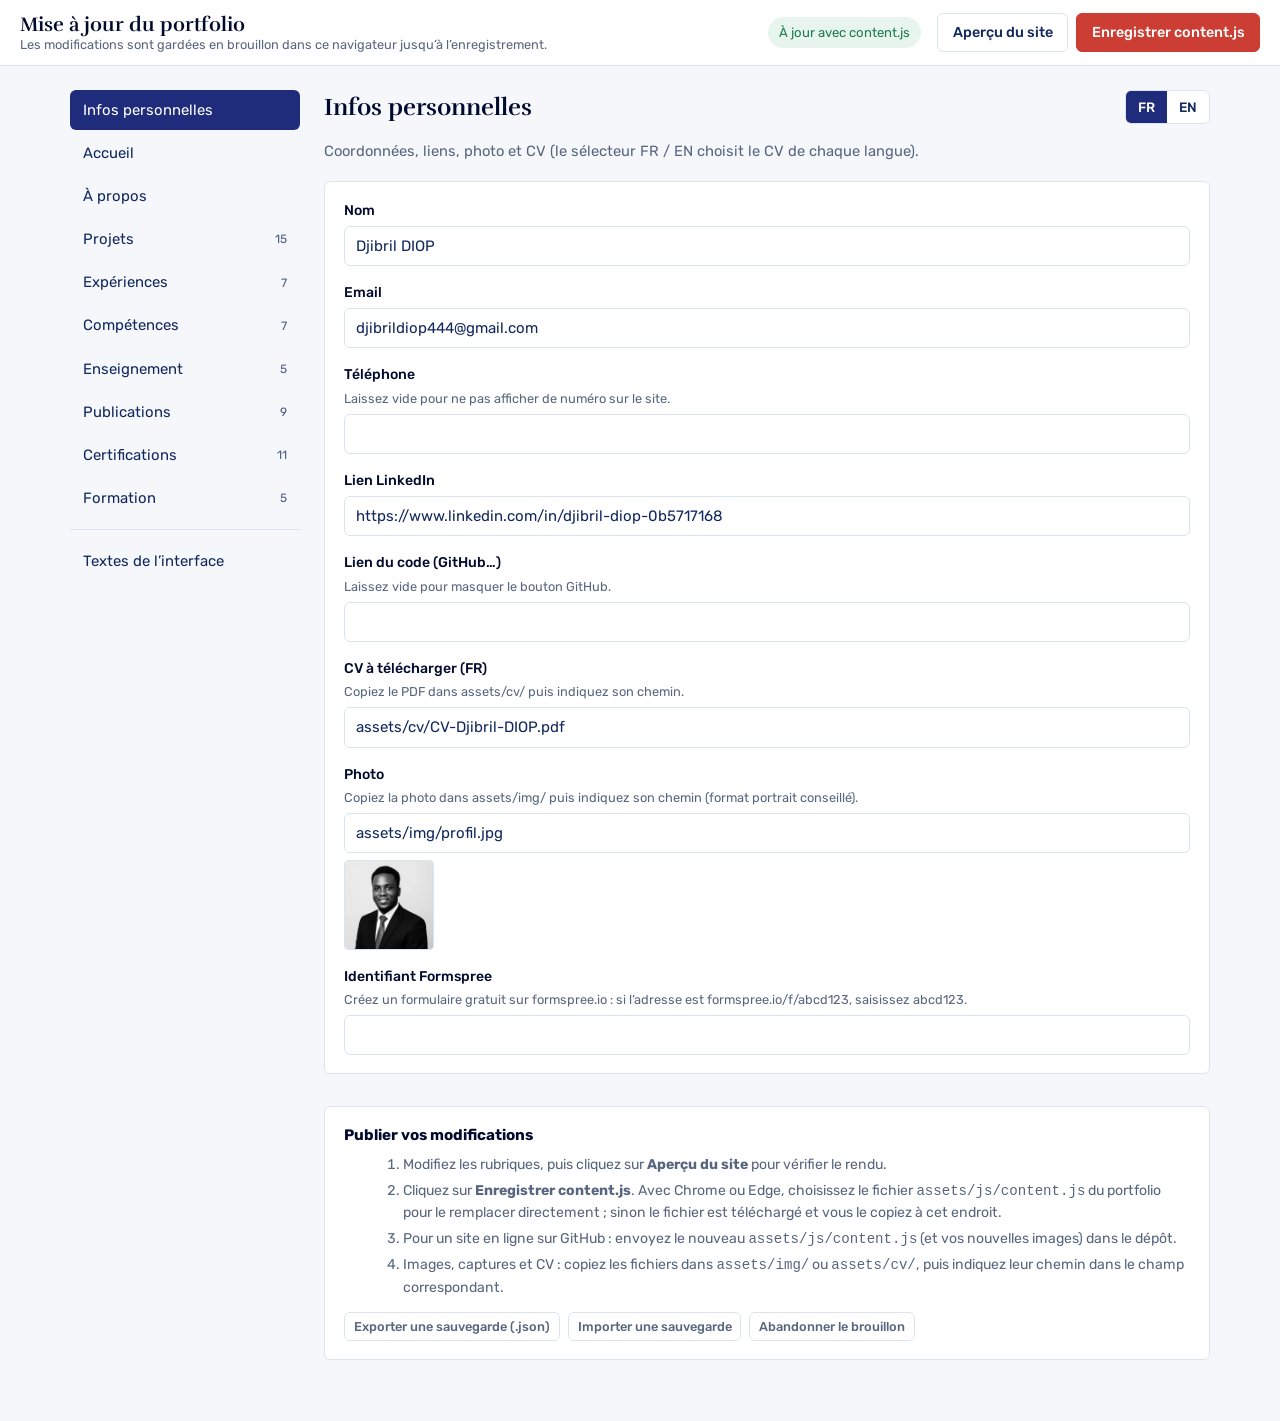
<file: admin.html>
<!DOCTYPE html>
<html lang="fr">
<head>
  <meta charset="UTF-8">
  <meta name="viewport" content="width=device-width, initial-scale=1">
  <meta name="robots" content="noindex, nofollow">
  <title>Mise à jour du portfolio</title>
  <link rel="icon" href="favicon.svg" type="image/svg+xml">
  <link rel="preconnect" href="https://fonts.googleapis.com">
  <link rel="preconnect" href="https://fonts.gstatic.com" crossorigin>
  <link rel="stylesheet" href="https://fonts.googleapis.com/css2?family=Rufina:wght@700&family=Rubik:wght@400;500;600&display=swap">
  <style>
    :root {
      --bg: #F6F7FB; --surface: #FFFFFF; --text: #10285D; --muted: #57667E; --heading: #000A2D;
      --border: #DCE3F0; --primary: #1F2B7B; --primary-soft: #EEF0FA;
      --accent: #CC3D33; --accent-hover: #B3322A; --accent-soft: #FFF4F4;
      --ok: #1D7A4E; --ok-soft: #E8F5EE; --warn: #9A5B00; --warn-soft: #FFF6E5;
      --radius: 6px;
      --font: "Rubik", system-ui, -apple-system, "Segoe UI", Roboto, sans-serif;
      --font-display: "Rufina", Georgia, serif;
    }
    * { box-sizing: border-box; margin: 0; }
    body { font: 15px/1.5 var(--font); color: var(--text); background: var(--bg); }
    button, input, textarea, select { font: inherit; color: inherit; }
    a { color: var(--accent); }

    /* ---- Barre du haut ---- */
    .topbar {
      position: sticky; top: 0; z-index: 10;
      display: flex; flex-wrap: wrap; align-items: center; gap: .6rem 1rem;
      padding: .8rem 1.25rem;
      background: var(--surface); border-bottom: 1px solid var(--border);
    }
    .topbar h1 { font: 700 1.25rem/1.2 var(--font-display); color: var(--heading); margin-right: auto; }
    .topbar h1 small { display: block; font: 400 .8rem var(--font); color: var(--muted); }
    .actions { display: flex; flex-wrap: wrap; gap: .5rem; }
    .btn {
      display: inline-flex; align-items: center; gap: .4rem;
      padding: .5rem .9rem; border-radius: var(--radius);
      border: 1px solid var(--border); background: var(--surface);
      cursor: pointer; font-weight: 500; font-size: .9rem; white-space: nowrap;
    }
    .btn:hover { border-color: var(--accent); color: var(--accent); }
    .btn-primary { background: var(--accent); border-color: var(--accent); color: #fff; }
    .btn-primary:hover { background: var(--accent-hover); color: #fff; }
    .btn-small { padding: .25rem .55rem; font-size: .8rem; }
    .btn-icon { padding: .25rem .5rem; min-width: 2rem; justify-content: center; }
    .btn-danger:hover { border-color: var(--accent); background: var(--accent-soft); }

    .status { font-size: .82rem; padding: .35rem .7rem; border-radius: 999px; background: var(--primary-soft); color: var(--primary); }
    .status.dirty { background: var(--warn-soft); color: var(--warn); }
    .status.ok { background: var(--ok-soft); color: var(--ok); }

    /* ---- Mise en page ---- */
    .layout { display: grid; grid-template-columns: 230px minmax(0, 1fr); max-width: 1180px; margin: 0 auto; gap: 1.5rem; padding: 1.5rem 1.25rem 4rem; }
    .tabs { display: flex; flex-direction: column; gap: .2rem; position: sticky; top: 90px; align-self: start; }
    .tab {
      display: flex; justify-content: space-between; align-items: center; gap: .5rem;
      text-align: left; padding: .55rem .8rem; border-radius: var(--radius);
      border: 0; background: transparent; cursor: pointer; font-size: .93rem;
    }
    .tab:hover { background: var(--primary-soft); }
    .tab[aria-selected="true"] { background: var(--primary); color: #fff; }
    .tab .count { font-size: .75rem; opacity: .75; }
    .tabs hr { border: 0; border-top: 1px solid var(--border); margin: .5rem 0; }

    .lang-switch { display: inline-flex; border: 1px solid var(--border); border-radius: var(--radius); overflow: hidden; background: var(--surface); }
    .lang-switch button { border: 0; background: transparent; padding: .35rem .75rem; cursor: pointer; font-size: .85rem; font-weight: 500; }
    .lang-switch button[aria-pressed="true"] { background: var(--primary); color: #fff; }

    .panel-head { display: flex; flex-wrap: wrap; align-items: center; justify-content: space-between; gap: .8rem; margin-bottom: 1rem; }
    .panel-head h2 { font: 700 1.5rem/1.2 var(--font-display); color: var(--heading); }
    .panel-intro { color: var(--muted); font-size: .92rem; margin-bottom: 1.2rem; max-width: 46rem; }

    /* ---- Champs ---- */
    .card { background: var(--surface); border: 1px solid var(--border); border-radius: var(--radius); padding: 1.1rem 1.2rem; }
    .fields { display: grid; gap: 1rem; }
    .field > label, .field > .label { display: block; font-weight: 500; font-size: .88rem; color: var(--heading); margin-bottom: .3rem; }
    .hint { font-size: .8rem; color: var(--muted); margin: -.1rem 0 .35rem; }
    input[type=text], textarea, select {
      width: 100%; padding: .5rem .65rem;
      border: 1px solid var(--border); border-radius: var(--radius); background: #fff;
    }
    textarea { min-height: 4.6rem; resize: vertical; }
    input:focus, textarea:focus, select:focus { outline: 2px solid var(--primary); outline-offset: 0; border-color: var(--primary); }
    .check { display: inline-flex; align-items: center; gap: .45rem; margin-right: 1rem; font-size: .92rem; }
    .group { border-left: 3px solid var(--primary-soft); padding-left: .9rem; display: grid; gap: .9rem; }
    .group-title { font-size: .78rem; text-transform: uppercase; letter-spacing: .07em; color: var(--muted); font-weight: 600; }
    .thumb { display: block; margin-top: .4rem; max-width: 140px; max-height: 90px; border-radius: 4px; border: 1px solid var(--border); object-fit: cover; }

    /* ---- Listes ---- */
    .list { display: grid; gap: .6rem; }
    .row { display: flex; gap: .4rem; align-items: flex-start; }
    .row > input, .row > textarea { flex: 1; }
    .item { background: var(--surface); border: 1px solid var(--border); border-radius: var(--radius); }
    .item > summary {
      display: flex; align-items: center; gap: .6rem;
      padding: .7rem .9rem; cursor: pointer; list-style: none;
    }
    .item > summary::-webkit-details-marker { display: none; }
    .item > summary::before { content: "▸"; color: var(--muted); transition: transform .15s; }
    .item[open] > summary::before { transform: rotate(90deg); }
    .item-title { flex: 1; font-weight: 500; color: var(--heading); overflow: hidden; text-overflow: ellipsis; white-space: nowrap; }
    .item-tools { display: flex; gap: .3rem; }
    .item-body { padding: .2rem 1rem 1.1rem; border-top: 1px solid var(--border); padding-top: 1rem; }
    .add { margin-top: .2rem; }

    .errors { background: var(--accent-soft); border: 1px solid var(--accent); color: var(--accent-hover); border-radius: var(--radius); padding: .8rem 1rem; margin-bottom: 1rem; font-size: .9rem; }
    .errors ul { margin: .3rem 0 0 1.1rem; }

    .help { margin-top: 2rem; font-size: .88rem; color: var(--muted); }
    .help h3 { font-size: .95rem; color: var(--heading); margin-bottom: .4rem; }
    .help ol { margin-left: 1.2rem; display: grid; gap: .3rem; }
    .visually-hidden { position: absolute; width: 1px; height: 1px; overflow: hidden; clip: rect(0 0 0 0); white-space: nowrap; }

    @media (max-width: 820px) {
      .layout { grid-template-columns: 1fr; }
      .tabs { position: static; flex-direction: row; overflow-x: auto; padding-bottom: .3rem; }
      .tabs hr { display: none; }
      .tab { white-space: nowrap; }
    }
  </style>
</head>
<body>
  <header class="topbar">
    <h1>Mise à jour du portfolio<small>Les modifications sont gardées en brouillon dans ce navigateur jusqu’à l’enregistrement.</small></h1>
    <span class="status" id="status" role="status">Chargement…</span>
    <div class="actions">
      <button class="btn" id="btn-preview" type="button">Aperçu du site</button>
      <button class="btn btn-primary" id="btn-save" type="button">Enregistrer content.js</button>
    </div>
  </header>

  <div class="layout">
    <nav class="tabs" id="tabs" role="tablist" aria-label="Rubriques"></nav>
    <main>
      <div id="errors"></div>
      <section id="panel" role="tabpanel"></section>

      <div class="help card">
        <h3>Publier vos modifications</h3>
        <ol>
          <li>Modifiez les rubriques, puis cliquez sur <strong>Aperçu du site</strong> pour vérifier le rendu.</li>
          <li>Cliquez sur <strong>Enregistrer content.js</strong>. Avec Chrome ou Edge, choisissez le fichier <code>assets/js/content.js</code> du portfolio pour le remplacer directement ; sinon le fichier est téléchargé et vous le copiez à cet endroit.</li>
          <li>Pour un site en ligne sur GitHub : envoyez le nouveau <code>assets/js/content.js</code> (et vos nouvelles images) dans le dépôt.</li>
          <li>Images, captures et CV : copiez les fichiers dans <code>assets/img/</code> ou <code>assets/cv/</code>, puis indiquez leur chemin dans le champ correspondant.</li>
        </ol>
        <p style="margin-top:.9rem" class="actions">
          <button class="btn btn-small" id="btn-export" type="button">Exporter une sauvegarde (.json)</button>
          <label class="btn btn-small">Importer une sauvegarde<input type="file" id="file-import" accept="application/json,.json" class="visually-hidden"></label>
          <button class="btn btn-small btn-danger" id="btn-reset" type="button">Abandonner le brouillon</button>
        </p>
      </div>
    </main>
  </div>

  <script src="assets/js/content.js"></script>
  <script>
  (function () {
    "use strict";

    /* ================================================================
       1. DONNÉES
       ================================================================ */
    const VARS = ["SITE", "UI", "SKILLS", "PROJECTS", "EXPERIENCES", "TEACHING", "PUBLICATIONS", "CERTIFICATIONS", "EDUCATION"];
    const DRAFT_KEY = "portfolio-draft";
    const clone = (v) => JSON.parse(JSON.stringify(v));

    const fromFile = {};
    VARS.forEach((name) => {
      try { fromFile[name] = clone(eval(name)); } catch (e) { fromFile[name] = name === "SITE" || name === "UI" ? {} : []; }
    });
    let fileJson = JSON.stringify(fromFile);
    // Empreinte courte de content.js : détecte un fichier modifié depuis le brouillon
    const hash = (str) => { let h = 0; for (let i = 0; i < str.length; i++) h = (h * 31 + str.charCodeAt(i)) | 0; return String(h); };
    const BASE_KEY = "portfolio-draft-base";

    const store = {
      get(k) { try { return localStorage.getItem(k); } catch (e) { return null; } },
      set(k, v) { try { localStorage.setItem(k, v); return true; } catch (e) { return false; } },
      del(k) { try { localStorage.removeItem(k); } catch (e) { /* ignoré */ } },
    };

    let data = clone(fromFile);
    try {
      const draft = JSON.parse(store.get(DRAFT_KEY) || "null");
      if (draft && draft.SITE && draft.UI) {
        const base = store.get(BASE_KEY);
        const fileChanged = base && base !== hash(fileJson);
        if (!fileChanged || confirm("content.js a été modifié depuis votre dernier brouillon.\n\nOK : reprendre le brouillon\nAnnuler : repartir du fichier content.js actuel")) {
          data = Object.assign(clone(fromFile), draft);
        } else {
          store.del("portfolio-draft");
        }
      }
    } catch (e) { /* brouillon illisible */ }

    const get = (path) => path.reduce((o, k) => (o == null ? undefined : o[k]), data);
    const set = (path, value) => {
      const parent = get(path.slice(0, -1));
      parent[path[path.length - 1]] = value;
    };

    /* ================================================================
       2. VOCABULAIRE DES CHAMPS
       ================================================================ */
    const LABELS = {
      name: "Nom", email: "Email", phone: "Téléphone", linkedin: "Lien LinkedIn", github: "Lien du code (GitHub…)",
      cv: "CV à télécharger", photo: "Photo", formspreeId: "Identifiant Formspree", fr: "Français", en: "Anglais",
      meta: "Référencement (Google, partage)", description: "Description", a11y: "Accessibilité", nav: "Menu",
      status: "Pastille de statut", hello: "Salutation", title: "Titre", pitch: "Phrase d’accroche",
      availability: "Encadré de disponibilités", label: "Libellé", value: "Valeur", rhythm: "Ligne sous l’encadré",
      ctaProjects: "Bouton « projets »", ctaCv: "Bouton « CV »",
      paragraphs: "Paragraphes de présentation", pipelineTitle: "Titre de la chaîne de valeur", pipeline: "Étapes de la chaîne de valeur",
      text: "Texte", icon: "Icône", educationTitle: "Titre « Formation »", languagesTitle: "Titre « Langues »",
      softTitle: "Titre des domaines d’expertise", certificationsTitle: "Titre « Certifications »",
      languages: "Langues parlées", level: "Niveau", hobbiesTitle: "Titre de la rubrique (distinctions)", hobbies: "Distinctions",
      soft: "Domaines d’expertise",
      id: "Identifiant (adresse du projet)", categories: "Filtres", pro: "Réalisé en entreprise / en poste", cover: "Visuel généré",
      image: "Image de couverture", demo: "Lien en ligne (plateforme, démo)", videos: "Vidéos", screenshots: "Captures d’écran",
      stack: "Outils, technos, méthodes", summary: "Résumé (carte)", context: "Contexte", steps: "Ce que j’ai fait",
      results: "Résultats", learnings: "Ce que j’en retiens",
      company: "Organisme", location: "Lieu", projectId: "Projet associé", role: "Poste / rôle", period: "Période",
      missions: "Missions", impact: "Impact",
      org: "Établissement / organisme", items: "Éléments", type: "Type", link: "Lien", school: "Établissement", degree: "Diplôme",
      intro: "Introduction", filters: "Noms des filtres", actions: "Boutons des cartes", detail: "Fenêtre de détail",
      footer: "Pied de page", publicationsTitle: "Titre « publications »", open: "Bouton « consulter »",
      issuer: "Organisme", date: "Date", certificatesGalleryTitle: "Titre de la galerie des certificats",
    };
    const HINTS = {
      "SITE.phone": "Laissez vide pour ne pas afficher de numéro sur le site.",
      "SITE.github": "Laissez vide pour masquer le bouton GitHub.",
      "SITE.photo": "Copiez la photo dans assets/img/ puis indiquez son chemin (format portrait conseillé).",
      "SITE.cv": "Copiez le PDF dans assets/cv/ puis indiquez son chemin.",
      "SITE.formspreeId": "Créez un formulaire gratuit sur formspree.io : si l’adresse est formspree.io/f/abcd123, saisissez abcd123.",
      github: "Lien vers le code · « prive » pour afficher « Projet interne » · vide pour masquer.",
      image: "Chemin d’une image (ex. assets/img/projets/prism/cover.png). Vide = visuel généré.",
      "CERTIFICATIONS.link": "Facultatif : fichier ouvert au clic (ex. le PDF dans assets/certificats/). Vide = l’image.",
      "CERTIFICATIONS.image": "Aperçu du certificat : copiez l’image dans assets/certificats/ puis indiquez son chemin.",
      screenshots: "Un chemin d’image par ligne (ex. assets/img/projets/prism/1.png).",
      videos: "Lien YouTube, Loom, Vimeo ou fichier .mp4.",
      id: "Minuscules, chiffres et tirets uniquement ; doit être unique.",
      demo: "Affiche un bouton « Voir » sur la carte.",
      categories: "Les noms des filtres se modifient dans « Textes de l’interface » → projects → filters.",
      link: "Facultatif : lien vers le document en ligne.",
    };
    const LONG = new Set(["pitch", "summary", "context", "learnings", "impact", "text", "description", "intro"]);
    const LONG_ITEMS = new Set(["paragraphs", "steps", "results", "missions", "items"]);

    const COVERS = {
      bars: "Barres (tableau de bord)", flow: "Flux ETL", traffic: "Carrefour / feux", map: "Carte / réseau",
      survey: "Questionnaire", detection: "Détection (vue de drone)", agents: "Réseau de nœuds", topics: "Thématiques", cluster: "Nuage de points",
      tree: "Arbre de décision", cnn: "Couches (deep learning)", chat: "Conversation",
    };
    const ICONS = {
      chart: "Graphique", workflow: "Flux de données", database: "Base de données", cpu: "Processeur / IA",
      sparkles: "Étincelles", code: "Code", git: "Git", list: "Liste / enquête", target: "Cible", layers: "Couches",
      search: "Loupe", bulb: "Idée", graduation: "Diplôme", user: "Personne", languages: "Langues", "map-pin": "Lieu",
      calendar: "Calendrier", briefcase: "Mallette", image: "Image", video: "Vidéo", phone: "Téléphone", mail: "Email",
      bike: "Vélo", plane: "Avion", footprints: "Course à pied",
    };

    // Modèles utilisés par les boutons « Ajouter »
    const blankProjectText = () => ({ title: "Nouveau projet", label: "", summary: "", context: "", steps: [], results: [], learnings: "" });
    const TEMPLATES = {
      PROJECTS: () => ({ id: "nouveau-projet-" + Date.now().toString(36), categories: [], pro: false, cover: "bars", image: "", github: "", demo: "", videos: [], screenshots: [], stack: [], fr: blankProjectText(), en: Object.assign(blankProjectText(), { title: "New project" }) }),
      EXPERIENCES: () => ({ company: "Nouvel organisme", location: "", projectId: "", stack: [], fr: { role: "", period: "", context: "", missions: [], impact: "" }, en: { role: "", period: "", context: "", missions: [], impact: "" } }),
      TEACHING: () => ({ icon: "graduation", org: "Nouvel établissement", fr: { role: "", period: "", items: [] }, en: { role: "", period: "", items: [] } }),
      PUBLICATIONS: () => ({ type: { fr: "", en: "" }, title: { fr: "Nouveau document", en: "" }, link: "" }),
      CERTIFICATIONS: () => ({ name: { fr: "Nouveau certificat", en: "" }, issuer: "", date: { fr: "", en: "" }, image: "", link: "" }),
      EDUCATION: () => ({ school: "", fr: { degree: "Nouveau diplôme", period: "" }, en: { degree: "", period: "" } }),
      SKILLS: () => ({ icon: "code", name: { fr: "Nouvelle catégorie", en: "" }, items: [] }),
      availability: () => ({ label: "", value: "" }),
      languages: () => ({ name: "", level: "" }),
      hobbies: () => ({ icon: "target", name: "", text: "" }),
      pipeline: () => ({ icon: "workflow", title: "", text: "" }),
    };
    // Listes où le plus récent se place en tête
    const ADD_ON_TOP = new Set(["PROJECTS", "EXPERIENCES", "TEACHING", "PUBLICATIONS", "EDUCATION"]);

    /* ================================================================
       3. RUBRIQUES (onglets)
       ================================================================ */
    let editLang = "fr";
    const TABS = [
      { id: "site", label: "Infos personnelles", path: () => ["SITE"], bilingual: true, intro: "Coordonnées, liens, photo et CV (le sélecteur FR / EN choisit le CV de chaque langue)." },
      { id: "hero", label: "Accueil", path: () => ["UI", editLang, "hero"], bilingual: true, intro: "Le haut de page : titre, accroche, disponibilités." },
      { id: "about", label: "À propos", path: () => ["UI", editLang, "about"], bilingual: true, intro: "Présentation, chaîne de valeur, langues, domaines d’expertise et distinctions." },
      { id: "projects", label: "Projets", path: () => ["PROJECTS"], bilingual: true, intro: "Chaque projet a une carte et une fenêtre de détail. Utilisez le sélecteur FR / EN pour saisir la traduction." },
      { id: "xp", label: "Expériences", path: () => ["EXPERIENCES"], bilingual: true, intro: "Du plus récent au plus ancien." },
      { id: "skills", label: "Compétences", path: () => ["SKILLS"], bilingual: true, intro: "Catégories de compétences et leurs éléments." },
      { id: "teaching", label: "Enseignement", path: () => ["TEACHING"], bilingual: true, intro: "Cours et formations animées." },
      { id: "pubs", label: "Publications", path: () => ["PUBLICATIONS"], bilingual: true, intro: "Mémoires, articles, analyses et supports." },
      { id: "certs", label: "Certifications", path: () => ["CERTIFICATIONS"], bilingual: true, intro: "Affichées dans « À propos ». Une ligne simple = pastille. Un certificat avec image apparaît aussi dans la galerie « Certificats » : copiez son image (et éventuellement son PDF) dans assets/certificats/." },
      { id: "edu", label: "Formation", path: () => ["EDUCATION"], bilingual: true, intro: "Diplômes, du plus récent au plus ancien." },
      { sep: true },
      { id: "ui", label: "Textes de l’interface", path: () => ["UI", editLang], bilingual: true, skip: ["hero", "about"], intro: "Menu, titres de sections, boutons, formulaire, référencement. Rarement utile." },
    ];
    let currentTab = store.get("portfolio-admin-tab") || "site";
    if (!TABS.some((t) => t.id === currentTab)) currentTab = "site";

    /* ================================================================
       4. OUTILS D'AFFICHAGE
       ================================================================ */
    const el = (tag, props = {}, ...children) => {
      const node = document.createElement(tag);
      Object.entries(props).forEach(([k, v]) => {
        if (k === "class") node.className = v;
        else if (k === "text") node.textContent = v;
        else if (k.startsWith("on")) node.addEventListener(k.slice(2), v);
        else if (v !== undefined && v !== null && v !== false) node.setAttribute(k, v === true ? "" : v);
      });
      children.flat().forEach((c) => c != null && node.append(c));
      return node;
    };
    const pathKey = (path) => path.join(".");
    const lastKey = (path) => { for (let i = path.length - 1; i >= 0; i--) if (typeof path[i] === "string" && !["fr", "en"].includes(path[i])) return path[i]; return ""; };
    const isPair = (v) => v && typeof v === "object" && !Array.isArray(v) && Object.keys(v).every((k) => k === "fr" || k === "en") && Object.keys(v).length > 0;
    const pairText = (v) => (isPair(v) ? v[editLang] || v.fr || v.en || "" : v);
    const hintFor = (path) => HINTS[pathKey(path)] || HINTS[path[0] + "." + lastKey(path)] || HINTS[lastKey(path)];

    // Titre résumé d'un élément de liste
    function itemTitle(item, index) {
      if (typeof item === "string") return item || "(vide)";
      if (isPair(item)) return pairText(item) || "(vide)";
      const L = item[editLang] || item.fr || {};
      if (item.company) return [L.role, item.company].filter(Boolean).join(" · ");
      if (item.org) return item.org;
      if (item.school !== undefined) return [L.degree, item.school].filter(Boolean).join(" · ");
      if (L.title) return L.title;
      if (item.title) return pairText(item.title);
      if (item.name) return pairText(item.name);
      if (item.label) return [item.label, item.value].filter(Boolean).join(" : ");
      return "Élément " + (index + 1);
    }

    /* ================================================================
       5. RENDU D'UN CHAMP (récursif)
       ================================================================ */
    const openItems = new Set();

    function renderValue(path, value, opts = {}) {
      const key = lastKey(path);

      // Champs spéciaux
      if (key === "categories" && Array.isArray(value)) return renderCategories(path, value);
      if (key === "cover") return renderSelect(path, value, COVERS);
      if (key === "icon") return renderSelect(path, value, ICONS);
      if (key === "projectId") {
        const opts2 = { "": "(aucun)" };
        data.PROJECTS.forEach((p) => (opts2[p.id] = (p.fr && p.fr.title) || p.id));
        return renderSelect(path, value, opts2);
      }

      if (typeof value === "boolean") {
        return el("label", { class: "check" },
          el("input", { type: "checkbox", checked: value, onchange: (e) => { set(path, e.target.checked); changed(); } }),
          "Oui");
      }
      if (typeof value === "string" || typeof value === "number") return renderText(path, String(value), opts.long);
      if (Array.isArray(value)) return renderList(path, value);
      if (isPair(value)) {
        if (!(editLang in value)) value[editLang] = "";
        return renderText(path.concat(editLang), value[editLang], opts.long);
      }
      if (value && typeof value === "object") return renderObject(path, value, opts.skip);
      return el("span");
    }

    function renderText(path, value, long) {
      const key = lastKey(path);
      const isLong = long || LONG.has(key) || value.length > 90;
      const input = isLong
        ? el("textarea", { rows: Math.min(8, Math.max(3, Math.ceil(value.length / 80))) })
        : el("input", { type: "text" });
      input.value = value;
      input.addEventListener("input", () => { set(path, input.value); changed(true); refreshTitles(input); });
      if (["image", "photo"].includes(key) || lastKey(path.slice(0, -1)) === "screenshots") {
        const wrap = el("div", {}, input);
        const img = el("img", { class: "thumb", alt: "" });
        const update = () => {
          const v = input.value.trim();
          img.hidden = !/\.(png|jpe?g|webp|gif|svg)$/i.test(v);
          if (!img.hidden) img.src = v;
        };
        img.addEventListener("error", () => (img.hidden = true));
        input.addEventListener("change", update);
        update();
        wrap.append(img);
        return wrap;
      }
      return input;
    }

    function renderSelect(path, value, options) {
      const select = el("select", { onchange: (e) => { set(path, e.target.value); changed(); } });
      if (!(value in options)) options = Object.assign({ [value]: value }, options);
      Object.entries(options).forEach(([v, label]) => select.append(el("option", { value: v, selected: v === value, text: label })));
      return select;
    }

    function renderCategories(path, value) {
      const filters = (data.UI.fr && data.UI.fr.projects && data.UI.fr.projects.filters) || {};
      const box = el("div");
      Object.keys(filters).filter((k) => k !== "all").forEach((k) => {
        box.append(el("label", { class: "check" },
          el("input", {
            type: "checkbox", checked: value.includes(k),
            onchange: (e) => {
              const cur = get(path).filter((c) => c !== k);
              if (e.target.checked) cur.push(k);
              set(path, cur); changed();
            },
          }),
          pairText(filters[k]) || k));
      });
      return box;
    }

    function field(path, value, opts = {}) {
      const key = lastKey(path);
      const hint = hintFor(path);
      const isContainer = value && typeof value === "object" && !isPair(value) && !Array.isArray(value);
      const labelText = (LABELS[key] || key) + (isPair(value) ? " (" + editLang.toUpperCase() + ")" : "");
      const wrap = el("div", { class: "field" });
      if (isContainer) {
        wrap.append(el("div", { class: "group-title", text: labelText }));
        if (hint) wrap.append(el("p", { class: "hint", text: hint }));
        wrap.append(renderValue(path, value, opts));
        return wrap;
      }
      const control = renderValue(path, value, opts);
      const id = "f-" + pathKey(path).replace(/[^\w-]/g, "-");
      const focusable = control.matches && control.matches("input,textarea,select") ? control : control.querySelector && control.querySelector("input[type=text],textarea,select");
      if (focusable && !Array.isArray(value) && lastKey(path) !== "categories") focusable.id = id;
      wrap.append(el(focusable && focusable.id === id ? "label" : "span", { class: "label", for: focusable && focusable.id === id ? id : null, text: labelText }));
      if (hint) wrap.append(el("p", { class: "hint", text: hint }));
      wrap.append(control);
      return wrap;
    }

    function renderObject(path, obj, skip = []) {
      const box = el("div", { class: path.length > 2 ? "group" : "fields" });
      // Objets bilingues { fr: {...}, en: {...} } : on n'affiche que la langue choisie
      const keys = Object.keys(obj).filter((k) => !skip.includes(k));
      keys.forEach((k) => {
        if ((k === "fr" || k === "en") && obj[k] && typeof obj[k] === "object") {
          if (k !== editLang) return;
          box.append(el("div", { class: "group-title", text: (k === "fr" ? "Textes en français" : "Textes en anglais") + " — changez avec FR / EN en haut" }));
          box.append(renderObject(path.concat(k), obj[k]));
          return;
        }
        box.append(field(path.concat(k), obj[k]));
      });
      return box;
    }

    function renderList(path, arr) {
      const key = lastKey(path);
      const box = el("div", { class: "list" });

      arr.forEach((item, i) => {
        const itemPath = path.concat(i);
        const tools = el("span", { class: "item-tools" },
          el("button", { type: "button", class: "btn btn-small btn-icon", title: "Monter", "aria-label": "Monter", disabled: i === 0, onclick: (e) => { e.preventDefault(); move(path, i, -1); } }, "↑"),
          el("button", { type: "button", class: "btn btn-small btn-icon", title: "Descendre", "aria-label": "Descendre", disabled: i === arr.length - 1, onclick: (e) => { e.preventDefault(); move(path, i, 1); } }, "↓"),
          el("button", { type: "button", class: "btn btn-small btn-icon btn-danger", title: "Supprimer", "aria-label": "Supprimer", onclick: (e) => { e.preventDefault(); remove(path, i, item); } }, "✕"));

        if (item && typeof item === "object" && !isPair(item)) {
          const details = el("details", { class: "item", "data-path": pathKey(itemPath) });
          if (openItems.has(pathKey(itemPath))) details.open = true;
          details.addEventListener("toggle", () => (details.open ? openItems.add(pathKey(itemPath)) : openItems.delete(pathKey(itemPath))));
          const title = el("span", { class: "item-title", text: itemTitle(item, i) });
          details.append(el("summary", {}, title, tools));
          const body = el("div", { class: "item-body" });
          // Contenu construit à l'ouverture seulement (listes longues plus rapides)
          const build = () => { if (!body.childElementCount) body.append(renderObject(itemPath, item)); };
          if (details.open) build();
          details.addEventListener("toggle", () => details.open && build());
          details.append(body);
          box.append(details);
        } else {
          const control = renderValue(itemPath, item, { long: LONG_ITEMS.has(key) });
          control.setAttribute && control.setAttribute("aria-label", (LABELS[key] || key) + " " + (i + 1));
          box.append(el("div", { class: "row" }, control, tools));
        }
      });

      box.append(el("div", { class: "add" },
        el("button", { type: "button", class: "btn btn-small", onclick: () => add(path, key) }, "+ Ajouter")));
      return box;
    }

    // Met à jour le titre des éléments repliés quand on tape dedans
    function refreshTitles(input) {
      let node = input.closest("details.item");
      while (node) {
        const p = node.dataset.path.split(".").map((s) => (/^\d+$/.test(s) ? Number(s) : s));
        node.querySelector(":scope > summary .item-title").textContent = itemTitle(get(p), p[p.length - 1]);
        node = node.parentElement.closest("details.item");
      }
    }

    /* ================================================================
       6. ACTIONS SUR LES LISTES
       ================================================================ */
    function add(path, key) {
      const arr = get(path);
      const make = TEMPLATES[key] || (() => (arr.length && isPair(arr[0]) ? { fr: "", en: "" } : ""));
      const item = make();
      const top = ADD_ON_TOP.has(key) && path.length === 1;
      const index = top ? 0 : arr.length;
      // Les éléments ouverts se décalent d'un cran quand on ajoute en tête
      if (top) {
        const shifted = [...openItems].filter((k) => k.startsWith(pathKey(path) + "."));
        shifted.forEach((k) => openItems.delete(k));
        shifted.forEach((k) => { const parts = k.split("."); parts[path.length] = String(Number(parts[path.length]) + 1); openItems.add(parts.join(".")); });
      }
      arr.splice(index, 0, item);
      if (typeof item === "object") openItems.add(pathKey(path.concat(index)));
      changed(); render();
      requestAnimationFrame(() => {
        const target = document.querySelector(`[data-path="${pathKey(path.concat(index))}"]`);
        if (target) target.scrollIntoView({ block: "center", behavior: "smooth" });
      });
    }
    function remove(path, i, item) {
      const label = itemTitle(item, i);
      if (typeof item === "object" && !confirm("Supprimer « " + label + " » ?")) return;
      get(path).splice(i, 1);
      openItems.clear();
      changed(); render();
    }
    function move(path, i, dir) {
      const arr = get(path);
      const j = i + dir;
      if (j < 0 || j >= arr.length) return;
      [arr[i], arr[j]] = [arr[j], arr[i]];
      const a = pathKey(path.concat(i)), b = pathKey(path.concat(j));
      const aOpen = openItems.has(a), bOpen = openItems.has(b);
      openItems.delete(a); openItems.delete(b);
      if (aOpen) openItems.add(b);
      if (bOpen) openItems.add(a);
      changed(); render();
    }

    /* ================================================================
       7. BROUILLON, VALIDATION, ENREGISTREMENT
       ================================================================ */
    const statusEl = document.getElementById("status");
    let saveTimer = null;

    function changed(debounce) {
      clearTimeout(saveTimer);
      saveTimer = setTimeout(saveDraft, debounce ? 400 : 0);
      if (!debounce) updateCounts();
    }
    function saveDraft() {
      const json = JSON.stringify(data);
      let ok = true;
      if (json === fileJson) { store.del(DRAFT_KEY); store.del(BASE_KEY); }
      else { ok = store.set(DRAFT_KEY, json) && store.set(BASE_KEY, hash(fileJson)); }
      updateStatus(ok ? null : "Le navigateur bloque le stockage : exportez une sauvegarde pour ne rien perdre.");
      validate();
    }
    function updateStatus(msg) {
      const same = JSON.stringify(data) === fileJson;
      statusEl.className = "status " + (msg ? "dirty" : same ? "ok" : "dirty");
      statusEl.textContent = msg || (same ? "À jour avec content.js" : "Brouillon non publié — enregistrez content.js");
    }

    function validate() {
      const errors = [];
      const ids = new Map();
      data.PROJECTS.forEach((p, i) => {
        const name = (p.fr && p.fr.title) || "projet " + (i + 1);
        if (!/^[a-z0-9-]+$/.test(p.id || "")) errors.push(`Projet « ${name} » : l’identifiant doit contenir uniquement des minuscules, chiffres et tirets.`);
        if (ids.has(p.id)) errors.push(`Deux projets ont le même identifiant « ${p.id} ».`);
        ids.set(p.id, true);
      });
      data.EXPERIENCES.forEach((x) => {
        if (x.projectId && !ids.has(x.projectId)) errors.push(`Expérience « ${x.company} » : le projet associé « ${x.projectId} » n’existe plus.`);
      });
      const box = document.getElementById("errors");
      box.replaceChildren();
      if (errors.length) {
        box.append(el("div", { class: "errors", role: "alert" },
          el("strong", { text: "À corriger avant d’enregistrer :" }),
          el("ul", {}, errors.map((e) => el("li", { text: e })))));
      }
      return errors;
    }

    function buildContentJs() {
      const date = new Date().toLocaleString("fr-FR");
      let out = `/* =====================================================================
   content.js — TOUT le contenu du site (français + anglais)
   ---------------------------------------------------------------------
   Généré par admin.html le ${date}.
   Pour le modifier : ouvrez admin.html dans votre navigateur,
   ou éditez ce fichier à la main.
   Les variables sont déclarées avec « let » pour l'aperçu de admin.html.
   ===================================================================== */

`;
      VARS.forEach((name) => { out += `let ${name} = ${JSON.stringify(data[name], null, 2)};\n\n`; });
      return out;
    }

    let fileHandle = null;
    async function saveFile() {
      clearTimeout(saveTimer); saveDraft();
      if (validate().length) { window.scrollTo({ top: 0, behavior: "smooth" }); return; }
      const text = buildContentJs();

      if (window.showSaveFilePicker) {
        try {
          if (!fileHandle) {
            fileHandle = await window.showSaveFilePicker({
              suggestedName: "content.js",
              types: [{ description: "Fichier JavaScript", accept: { "text/javascript": [".js"] } }],
            });
          }
          const w = await fileHandle.createWritable();
          await w.write(text);
          await w.close();
          fileJson = JSON.stringify(data);
          store.del(DRAFT_KEY); store.del(BASE_KEY);
          statusEl.className = "status ok";
          statusEl.textContent = "Enregistré dans " + fileHandle.name + " — rechargez le site pour voir le résultat";
          return;
        } catch (e) {
          if (e && e.name === "AbortError") return;
          fileHandle = null; // on bascule sur le téléchargement
        }
      }
      download("content.js", text, "text/javascript");
      statusEl.className = "status ok";
      statusEl.textContent = "content.js téléchargé — copiez-le dans assets/js/";
    }

    function download(name, text, type) {
      const url = URL.createObjectURL(new Blob([text], { type: type + ";charset=utf-8" }));
      const a = el("a", { href: url, download: name });
      document.body.append(a); a.click(); a.remove();
      setTimeout(() => URL.revokeObjectURL(url), 1000);
    }

    /* ================================================================
       8. INTERFACE
       ================================================================ */
    function countFor(tab) {
      if (tab.sep) return "";
      const v = get(tab.path());
      return Array.isArray(v) ? String(v.length) : "";
    }
    function updateCounts() {
      document.querySelectorAll(".tab").forEach((b) => {
        const tab = TABS.find((t) => t.id === b.dataset.tab);
        b.querySelector(".count").textContent = countFor(tab);
      });
    }

    function renderTabs() {
      const nav = document.getElementById("tabs");
      nav.replaceChildren();
      TABS.forEach((tab) => {
        if (tab.sep) return nav.append(el("hr"));
        nav.append(el("button", {
          type: "button", class: "tab", role: "tab", "data-tab": tab.id,
          "aria-selected": String(tab.id === currentTab),
          onclick: () => { currentTab = tab.id; store.set("portfolio-admin-tab", tab.id); openItems.clear(); renderTabs(); render(); window.scrollTo({ top: 0 }); },
        }, el("span", { text: tab.label }), el("span", { class: "count", text: countFor(tab) })));
      });
    }

    function render() {
      const tab = TABS.find((t) => t.id === currentTab);
      const panel = document.getElementById("panel");
      const scroll = window.scrollY;
      panel.replaceChildren();

      const head = el("div", { class: "panel-head" }, el("h2", { text: tab.label }));
      if (tab.bilingual) {
        head.append(el("div", { class: "lang-switch", role: "group", "aria-label": "Langue des textes" },
          ["fr", "en"].map((l) => el("button", {
            type: "button", "aria-pressed": String(l === editLang),
            onclick: () => { editLang = l; render(); },
          }, l === "fr" ? "FR" : "EN"))));
      }
      panel.append(head);
      if (tab.intro) panel.append(el("p", { class: "panel-intro", text: tab.intro }));

      const path = tab.path();
      const value = get(path);
      const content = Array.isArray(value) ? renderList(path, value) : renderObject(path, value, tab.skip || []);
      panel.append(Array.isArray(value) ? content : el("div", { class: "card" }, content));
      window.scrollTo({ top: scroll });
    }

    document.getElementById("btn-save").addEventListener("click", saveFile);
    document.getElementById("btn-preview").addEventListener("click", () => {
      clearTimeout(saveTimer); saveDraft();
      window.open("index.html?apercu", "portfolio-apercu");
    });
    document.getElementById("btn-export").addEventListener("click", () => {
      download("portfolio-sauvegarde-" + new Date().toISOString().slice(0, 10) + ".json", JSON.stringify(data, null, 2), "application/json");
    });
    document.getElementById("file-import").addEventListener("change", async (e) => {
      const file = e.target.files[0];
      e.target.value = "";
      if (!file) return;
      try {
        const imported = JSON.parse(await file.text());
        if (!imported.SITE || !imported.UI) throw new Error("format");
        if (!confirm("Remplacer le contenu actuel par cette sauvegarde ?")) return;
        data = Object.assign(clone(fromFile), imported);
        openItems.clear(); changed(); renderTabs(); render();
      } catch (err) {
        alert("Ce fichier n’est pas une sauvegarde valide du portfolio.");
      }
    });
    document.getElementById("btn-reset").addEventListener("click", () => {
      if (!confirm("Abandonner toutes les modifications non enregistrées et repartir de content.js ?")) return;
      store.del(DRAFT_KEY); store.del(BASE_KEY);
      data = clone(fromFile);
      openItems.clear(); renderTabs(); render(); updateStatus(); validate();
    });
    window.addEventListener("beforeunload", () => { clearTimeout(saveTimer); saveDraft(); });

    renderTabs();
    render();
    updateStatus();
    validate();
  })();
  </script>
</body>
</html>
</file>
<file: assets/css/styles.css>
/* =====================================================================
   styles.css — Apparence du site
   ---------------------------------------------------------------------
   Pour changer les couleurs : modifiez uniquement les variables de la
   section 1 (mode clair) et de la section 2 (mode sombre).

   Sommaire :
     1. Couleurs mode clair (variables)
     2. Couleurs mode sombre
     3. Base (typographie, liens, utilitaires)
     4. Boutons, tags, icônes
     5. En-tête et navigation
     6. Hero
     7. Sections communes
     8. À propos
     9. Projets (cartes + filtres)
    10. Visuels générés
    11. Compétences
    12. Expériences (timeline)
    13. Contact
    14. Pied de page
    15. Fenêtre de détail projet
    16. Animations
    17. Responsive (mobile)
   ===================================================================== */

/* ================================================================
   1. COULEURS — MODE CLAIR
   Palette inspirée du thème « Personal Portfolio » (ThemeWagon) :
   bleu nuit pour les titres, corail pour les accents.
   ================================================================ */
:root {
  color-scheme: light;

  --bg: #FFFFFF;            /* fond de page */
  --bg-alt: #F9F9FF;        /* fond des sections alternées */
  --surface: #FFFFFF;       /* cartes */
  --hero-bg: #EEF0F5;       /* fond gris clair du hero */
  --hero-waves: url("data:image/svg+xml,%3Csvg xmlns='http://www.w3.org/2000/svg' viewBox='0 0 1440 320' preserveAspectRatio='none'%3E%3Cg fill='none' stroke='%23FFFFFF' stroke-width='1.2' opacity='.75'%3E%3Cpath d='M0 200C240 120 480 280 720 200S1200 120 1440 200'/%3E%3Cpath d='M0 220C240 140 480 300 720 220S1200 140 1440 220'/%3E%3Cpath d='M0 240C240 160 480 320 720 240S1200 160 1440 240'/%3E%3Cpath d='M0 260C240 180 480 340 720 260S1200 180 1440 260'/%3E%3Cpath d='M0 280C240 200 480 360 720 280S1200 200 1440 280'/%3E%3C/g%3E%3C/svg%3E");
  --text: #10285D;          /* texte principal (bleu nuit) */
  --text-muted: #57667E;    /* texte secondaire */
  --heading: #000A2D;       /* titres */
  --border: #E1EBF7;        /* bordure fine des cartes */
  --border-btn: #E3C6C6;    /* bordure des boutons secondaires */

  --primary: #1F2B7B;       /* bleu indigo : tags, numéros */
  --primary-soft: #EEF0FA;  /* fond des tags */
  --accent: #CC3D33;        /* corail soutenu : boutons, liens, petit texte (contraste AA) */
  --accent-hover: #B3322A;
  --accent-bright: #EC5B53; /* corail vif : icônes, filets, cadres (décoratif) */
  --accent-soft: #FFF4F4;   /* rose très pâle : ronds des icônes, encadrés */
  --on-accent: #FFFFFF;     /* texte posé sur l'accent */

  /* Couleurs des visuels générés */
  --cover-bg: #F4F6FC;
  --cover-soft: #DDE2F3;
  --cover-line: #A9B2D6;
  --cover-dot: #E4E8F5;
  --cover-muted: #B9C0DD;

  --shadow-sm: none;        /* style « à plat » : bordures plutôt qu'ombres */
  --shadow-lg: 0 20px 40px -16px rgba(31, 43, 123, .18);

  /* Typographie */
  --font-display: "Rufina", Georgia, "Times New Roman", serif;  /* titres */
  --font-body: "Rubik", system-ui, -apple-system, "Segoe UI", Roboto, sans-serif;
  --font-label: "Rubik", system-ui, -apple-system, "Segoe UI", Roboto, sans-serif; /* petits libellés, tags */

  /* Mise en page */
  --container: 1120px;
  --gutter: clamp(1.25rem, 4vw, 2.5rem);
  --radius: 6px;
  --radius-sm: 5px;
  --header-h: 72px;
}

/* ================================================================
   2. COULEURS — MODE SOMBRE
   (appliqué uniquement quand on clique sur le bouton lune ;
    le site s'ouvre toujours en mode clair par défaut)
   ================================================================ */
:root[data-theme="dark"] {
  color-scheme: dark;
  --bg: #0B1030;
  --bg-alt: #0E1438;
  --surface: #131A45;
  --hero-bg: #0E1438;
  --hero-waves: url("data:image/svg+xml,%3Csvg xmlns='http://www.w3.org/2000/svg' viewBox='0 0 1440 320' preserveAspectRatio='none'%3E%3Cg fill='none' stroke='%23FFFFFF' stroke-width='1.2' opacity='.07'%3E%3Cpath d='M0 200C240 120 480 280 720 200S1200 120 1440 200'/%3E%3Cpath d='M0 220C240 140 480 300 720 220S1200 140 1440 220'/%3E%3Cpath d='M0 240C240 160 480 320 720 240S1200 160 1440 240'/%3E%3Cpath d='M0 260C240 180 480 340 720 260S1200 180 1440 260'/%3E%3Cpath d='M0 280C240 200 480 360 720 280S1200 200 1440 280'/%3E%3C/g%3E%3C/svg%3E");
  --text: #E6E9F5;
  --text-muted: #A8B1D6;
  --heading: #FFFFFF;
  --border: #252D63;
  --border-btn: #3A4278;
  --primary: #B7C0F0;
  --primary-soft: #1C2459;
  --accent: #FF7A6E;
  --accent-hover: #FF9A90;
  --accent-bright: #FF7A6E;
  --accent-soft: rgba(255, 122, 110, .12);
  --on-accent: #0B1030;
  --cover-bg: #10163D;
  --cover-soft: #232C66;
  --cover-line: #3D4787;
  --cover-dot: #1A2152;
  --cover-muted: #444E8C;
  --shadow-sm: none;
  --shadow-lg: 0 20px 40px -16px rgba(0, 0, 0, .6);
}

/* ================================================================
   3. BASE
   ================================================================ */
*, *::before, *::after { box-sizing: border-box; }

html {
  scroll-behavior: smooth;
  scroll-padding-top: calc(var(--header-h) + 16px); /* les ancres ne passent pas sous l'en-tête */
  -webkit-text-size-adjust: 100%;
}

body {
  margin: 0;
  background: var(--bg);
  color: var(--text);
  font-family: var(--font-body);
  font-size: 1rem;
  line-height: 1.65;
  -webkit-font-smoothing: antialiased;
  transition: background-color .3s ease, color .3s ease;
}
body.no-scroll { overflow: hidden; }

h1, h2, h3, h4 { color: var(--heading); line-height: 1.2; margin: 0; }
h1, h2 { font-family: var(--font-display); font-weight: 700; letter-spacing: 0; }
p { margin: 0 0 1rem; }
ul, ol { margin: 0; padding: 0; }
img { max-width: 100%; display: block; }

a { color: var(--accent); text-decoration: none; }
a:hover { color: var(--accent-hover); }

:focus-visible {
  outline: 2px solid var(--accent);
  outline-offset: 3px;
  border-radius: 4px;
}

.container {
  width: 100%;
  max-width: var(--container);
  margin-inline: auto;
  padding-inline: var(--gutter);
}

.muted { color: var(--text-muted); }

.visually-hidden {
  position: absolute !important;
  width: 1px; height: 1px;
  overflow: hidden;
  clip: rect(0 0 0 0);
  white-space: nowrap;
}

.skip-link {
  position: absolute;
  left: 1rem; top: -100px;
  z-index: 100;
  padding: .6rem 1rem;
  background: var(--accent);
  color: var(--on-accent);
  border-radius: var(--radius-sm);
}
.skip-link:focus { top: 1rem; color: var(--on-accent); }

[hidden] { display: none !important; }

/* ================================================================
   4. BOUTONS, TAGS, ICÔNES
   ================================================================ */
.icon {
  width: 1.15em; height: 1.15em;
  flex-shrink: 0;
  fill: none;
  stroke: currentColor;
  stroke-width: 1.8;
  stroke-linecap: round;
  stroke-linejoin: round;
}

.btn {
  display: inline-flex;
  align-items: center;
  gap: .55rem;
  padding: 1rem 1.6rem;
  border-radius: var(--radius-sm);
  font: 500 .95rem/1 var(--font-body);
  letter-spacing: .02em;
  border: 1px solid transparent;
  cursor: pointer;
  transition: background-color .2s, color .2s, border-color .2s, transform .2s, box-shadow .2s;
}
.btn:hover { transform: translateY(-1px); }
.btn:active { transform: translateY(0); }
.btn:disabled { opacity: .6; cursor: progress; transform: none; }

.btn-primary { background: var(--accent); color: var(--on-accent); }
.btn-primary:hover { background: var(--accent-hover); color: var(--on-accent); }
.btn-primary .icon { transition: transform .2s; }
.btn-primary:hover .icon { transform: translateX(2px); }

.btn-ghost { background: transparent; color: var(--heading); border-color: var(--border-btn); }
.btn-ghost:hover { color: var(--accent); border-color: var(--accent); }

.icon-btn {
  display: inline-grid;
  place-items: center;
  width: 40px; height: 40px;
  border-radius: var(--radius-sm);
  border: 1px solid transparent;
  background: transparent;
  color: var(--text-muted);
  cursor: pointer;
  transition: color .2s, background-color .2s, border-color .2s;
}
.icon-btn:hover { color: var(--accent); background: var(--accent-soft); }
.icon-btn .icon { width: 20px; height: 20px; }

.tags { display: flex; flex-wrap: wrap; gap: .4rem; list-style: none; }
.tag {
  font: 500 .75rem/1 var(--font-label);
  padding: .4rem .6rem;
  border-radius: 4px;
  background: var(--primary-soft);
  color: var(--primary);
  white-space: nowrap;
}
.tag-more { background: transparent; border: 1px dashed var(--border); color: var(--text-muted); }

.chip-list { display: flex; flex-wrap: wrap; gap: .4rem; list-style: none; }
.chip {
  font-size: .85rem;
  padding: .3rem .7rem;
  border: 1px solid var(--border);
  border-radius: 999px;
  color: var(--text-muted);
}

.text-link {
  display: inline-flex; align-items: center; gap: .35rem;
  font-weight: 500; font-size: .92rem;
}
.text-link .icon { transition: transform .2s; }
.text-link:hover .icon { transform: translateX(3px); }

/* ================================================================
   5. EN-TÊTE ET NAVIGATION
   ================================================================ */
.site-header {
  position: sticky;
  top: 0;
  z-index: 50;
  height: var(--header-h);
  background: color-mix(in srgb, var(--bg) 80%, transparent);
  backdrop-filter: saturate(160%) blur(12px);
  -webkit-backdrop-filter: saturate(160%) blur(12px);
  border-bottom: 1px solid transparent;
  transition: border-color .3s, box-shadow .3s;
}
.site-header.is-scrolled { border-bottom-color: var(--border); }

.header-inner { display: flex; align-items: center; justify-content: space-between; height: 100%; gap: 1rem; }

.logo { display: inline-flex; align-items: center; gap: .6rem; color: var(--heading); font-weight: 600; }
.logo:hover { color: var(--heading); }
.logo-mark {
  display: grid; place-items: center;
  width: 36px; height: 36px;
  border-radius: var(--radius-sm);
  background: var(--accent);
  color: var(--on-accent);
  font: 700 1rem/1 var(--font-display);
  letter-spacing: .02em;
}
.logo-text { font: 700 1.05rem/1 var(--font-display); letter-spacing: .04em; text-transform: uppercase; }

.main-nav ul { display: flex; gap: .25rem; list-style: none; }
.main-nav a {
  display: block;
  padding: .45rem .8rem;
  border-radius: 8px;
  color: var(--heading);
  font-size: .92rem;
  font-weight: 500;
  transition: color .2s, background-color .2s;
}
.main-nav a:hover { color: var(--accent); }
.main-nav a.is-active { color: var(--accent); }

.header-actions { display: flex; align-items: center; gap: .25rem; }
.lang-btn { font: 600 .8rem/1 var(--font-label); letter-spacing: .05em; border-color: var(--border); }
.menu-btn { display: none; }

/* Icône soleil/lune selon le thème actif */
.icon-sun { display: none; }
:root[data-theme="dark"] .icon-sun { display: block; }
:root[data-theme="dark"] .icon-moon { display: none; }
/* ================================================================
   6. HERO
   ================================================================ */
.hero {
  position: relative;
  padding-block: clamp(3rem, 8vw, 6rem);
  overflow: hidden;
}
/* Fond gris clair avec vagues fines en bas (comme le thème de référence) */
.hero { background: var(--hero-bg); }
.hero::after {
  content: "";
  position: absolute;
  left: 0; right: 0; bottom: 0;
  height: 55%;
  background: var(--hero-waves) no-repeat bottom / 100% 100%;
  pointer-events: none;
}

.hero-inner {
  position: relative; z-index: 1;
  display: grid;
  grid-template-columns: minmax(0, 1.35fr) minmax(0, .85fr);
  gap: clamp(2rem, 5vw, 4.5rem);
  align-items: center;
}

.status-pill {
  display: inline-flex; align-items: center; gap: .55rem;
  padding: .4rem .85rem .4rem .7rem;
  border-radius: 999px;
  background: var(--accent-soft);
  color: var(--accent);
  font-size: .85rem;
  font-weight: 600;
  margin-bottom: 1.5rem;
}
.status-dot {
  position: relative;
  width: 8px; height: 8px;
  border-radius: 50%;
  background: var(--accent);
}
.status-dot::after {
  content: "";
  position: absolute; inset: -4px;
  border-radius: 50%;
  border: 2px solid var(--accent);
  opacity: 0;
  animation: pulse 2.2s ease-out infinite;
}
@keyframes pulse {
  0% { transform: scale(.6); opacity: .8; }
  100% { transform: scale(1.6); opacity: 0; }
}

.hero-hello { font: 400 .92rem/1 var(--font-label); color: var(--accent); margin-bottom: 1rem; text-transform: uppercase; letter-spacing: .12em; }
.hero-name {
  font-size: clamp(2.6rem, 6.5vw, 4.4rem);
  font-weight: 700;
  letter-spacing: 0;
  line-height: 1.1;
  color: var(--heading);
  margin-bottom: .6rem;
}
.hero-title {
  font-family: var(--font-display);
  font-size: clamp(1.35rem, 2.8vw, 2rem);
  font-weight: 400;
  color: var(--primary);
  margin-bottom: 1.4rem;
}
.hero-pitch { font-size: clamp(1.02rem, 1.4vw, 1.14rem); max-width: 36rem; margin-bottom: 1.6rem; }

.availability {
  display: flex; flex-wrap: wrap; align-items: center;
  gap: .5rem 1.4rem;
  margin: 0 0 2rem;
  padding: .9rem 1.1rem;
  max-width: 36rem;
  border: 1px solid var(--border);
  border-left: 3px solid var(--accent-bright);
  border-radius: var(--radius-sm);
  background: var(--surface);
}
.availability div { display: flex; gap: .45rem; align-items: baseline; }
.availability dt { font-weight: 600; color: var(--heading); font-size: .92rem; }
.availability dt::after { content: " :"; }
.availability dd { margin: 0; font-size: .92rem; color: var(--accent); font-weight: 600; }
.availability .rhythm { flex-basis: 100%; margin: 0; font-size: .82rem; color: var(--text-muted); }

.hero-ctas { display: flex; flex-wrap: wrap; gap: .75rem; margin-bottom: 1.6rem; }

.social-links { display: flex; gap: .35rem; list-style: none; }
.social-links .icon-btn { border-color: var(--border); background: var(--surface); }

.hero-visual { display: flex; flex-direction: column; align-items: center; gap: 1.5rem; }
.photo-frame {
  position: relative;
  width: min(100%, 320px);
  aspect-ratio: 5 / 6;
}
/* Cadre décalé derrière la photo */
.photo-frame::before {
  content: "";
  position: absolute;
  inset: 0;
  transform: translate(14px, 14px);
  border: 2px solid var(--accent-bright);
  border-radius: var(--radius);
  transition: transform .3s ease;
}
.photo-frame:hover::before { transform: translate(8px, 8px); }
.photo-frame img {
  position: relative;
  width: 100%; height: 100%;
  object-fit: cover;
  border-radius: var(--radius);
  background: var(--cover-bg);
  box-shadow: var(--shadow-lg);
}


/* ================================================================
   7. SECTIONS COMMUNES
   ================================================================ */
.section { padding-block: clamp(4rem, 9vw, 7rem); }
.section-alt { background: var(--bg-alt); }

.section-head { display: flex; align-items: center; gap: .9rem; margin-bottom: 1rem; }
.section-head::after {
  content: "";
  flex: 1;
  max-width: 260px;
  height: 1px;
  background: var(--border);
  margin-left: .6rem;
}
.section-num { font: 500 .9rem/1 var(--font-label); color: var(--accent); }
.section-head h2 { font-size: clamp(2rem, 4.5vw, 3rem); }
.section-intro { color: var(--text-muted); max-width: 40rem; margin-bottom: 2.2rem; }

/* ================================================================
   8. À PROPOS
   ================================================================ */
.about-grid {
  display: grid;
  grid-template-columns: minmax(0, 1.5fr) minmax(0, 1fr);
  gap: clamp(2rem, 5vw, 4rem);
  margin-top: 1.8rem;
}
.about-text p { font-size: 1.05rem; color: var(--text); }
.about-text p:first-child::first-letter {
  font-family: var(--font-display);
  float: left;
  font-size: 3.4rem;
  line-height: .9;
  padding: .3rem .5rem 0 0;
  color: var(--primary);
}

.about-side { display: flex; flex-direction: column; gap: 1.6rem; }
.side-block h3 {
  display: flex; align-items: center; gap: .5rem;
  font: 600 .78rem/1 var(--font-label);
  text-transform: uppercase;
  letter-spacing: .08em;
  color: var(--text-muted);
  margin-bottom: .9rem;
}
.side-block h3 .icon { color: var(--accent); }

.edu-list, .lang-list { list-style: none; display: flex; flex-direction: column; gap: .9rem; }
.edu-list li, .lang-list li { display: flex; flex-direction: column; font-size: .92rem; line-height: 1.45; }
.edu-list li { padding-left: .9rem; border-left: 2px solid var(--border); }
.edu-list strong, .lang-list strong { color: var(--heading); font-weight: 600; }
.lang-list { flex-direction: row; gap: 2rem; }

.pipeline-title {
  font-family: var(--font-display);
  font-weight: 700;
  font-size: clamp(1.4rem, 2.6vw, 1.75rem);
  margin: clamp(3rem, 6vw, 4.5rem) 0 1.6rem;
}
.pipeline {
  list-style: none;
  display: grid;
  grid-template-columns: repeat(4, minmax(0, 1fr));
  gap: 1rem;
  counter-reset: step;
}
.pipeline-step {
  text-align: center;
  padding: 2.2rem 1.4rem 2rem;
}
/* Flèche entre les étapes (écrans larges) */
.pipeline-step:not(:last-child)::after {
  content: "";
  position: absolute;
  top: 50%; right: -0.8rem;
  width: .6rem; height: .6rem;
  border-top: 2px solid var(--accent-bright);
  border-right: 2px solid var(--accent-bright);
  transform: translateY(-50%) rotate(45deg);
  z-index: 2;
}
.pipeline-num { position: absolute; top: 1rem; right: 1.1rem; font: 500 .78rem/1 var(--font-label); color: var(--text-muted); transition: color .3s; }
.pipeline-step h4, .hobby h4 { font-family: var(--font-display); font-size: 1.2rem; font-weight: 700; margin-bottom: .6rem; transition: color .3s; }
.pipeline-step p, .hobby p { font-size: .9rem; color: var(--text-muted); margin: 0; line-height: 1.6; transition: color .3s; }

/* Centres d'intérêt */
.hobbies {
  list-style: none;
  display: grid;
  grid-template-columns: repeat(auto-fit, minmax(min(100%, 250px), 1fr));
  gap: 1.2rem;
}
.hobby { text-align: center; padding: 2.2rem 1.6rem 2rem; }

/* ---- Style commun des cartes « service » (repris du thème de référence) ----
   Bordure fine, icône dans un rond rose pâle ; au survol, un fond corail
   monte depuis le bas et le texte passe en blanc. */
.pipeline-step, .hobby, .skill-card {
  position: relative;
  z-index: 1;
  border: 1px solid var(--border);
  border-radius: var(--radius);
  background: var(--surface);
  transition: border-color .4s ease-out;
}
.pipeline-step::before, .hobby::before, .skill-card::before {
  content: "";
  position: absolute;
  left: 0; bottom: 0;
  width: 100%; height: 0;
  background: var(--accent);
  border-radius: var(--radius);
  transition: height .6s ease;
  z-index: -1;
}
.pipeline-step:hover, .hobby:hover, .skill-card:hover { border-color: transparent; }
.pipeline-step:hover::before, .hobby:hover::before, .skill-card:hover::before { height: 100%; }
.pipeline-step:hover :is(h4, p, .pipeline-num),
.hobby:hover :is(h4, p),
.skill-card:hover h3 { color: var(--on-accent); }

.pipeline-icon, .hobby-icon, .skill-icon {
  display: inline-grid; place-items: center;
  border-radius: 50%;
  background: var(--accent-soft);
  color: var(--accent-bright);
  transition: background-color .3s, color .3s;
}
.pipeline-icon, .hobby-icon { width: 76px; height: 76px; margin-bottom: 1.4rem; }
.pipeline-icon .icon, .hobby-icon .icon { width: 32px; height: 32px; stroke-width: 1.5; }
.pipeline-step:hover .pipeline-icon, .hobby:hover .hobby-icon, .skill-card:hover .skill-icon { background: #FFFFFF; color: #CC3D33; }

/* ================================================================
   9. PROJETS
   ================================================================ */
.filters {
  display: flex; flex-wrap: wrap; gap: .25rem;
  margin-bottom: 2.2rem;
  border-bottom: 2px solid var(--border);
}
.filter-btn {
  padding: .7rem 1.1rem;
  margin-bottom: -2px;
  border: 0;
  border-bottom: 2px solid transparent;
  background: none;
  color: var(--heading);
  font: 500 .95rem/1 var(--font-body);
  cursor: pointer;
  transition: color .2s, border-color .2s;
}
.filter-btn:hover { color: var(--accent); }
.filter-btn[aria-pressed="true"] { color: var(--accent); border-bottom-color: var(--accent-bright); }

.projects-grid {
  list-style: none;
  display: grid;
  grid-template-columns: repeat(auto-fill, minmax(min(100%, 310px), 1fr));
  gap: 1.4rem;
}

.project-card {
  position: relative;
  display: flex;
  flex-direction: column;
  border-radius: var(--radius);
  background: var(--surface);
  border: 1px solid var(--border);
  overflow: hidden;
  transition: transform .4s ease-out, box-shadow .4s ease-out, border-color .4s ease-out;
}
/* Filet corail qui se déploie en bas de la carte au survol */
.project-card::after {
  content: "";
  position: absolute;
  left: 0; bottom: 0;
  width: 0; height: 3px;
  background: var(--accent-bright);
  transition: width .6s ease;
  z-index: 3;
}
.project-card:hover,
.project-card:focus-within {
  transform: translateY(-6px);
  box-shadow: var(--shadow-lg);
  border-color: transparent;
}
.project-card:hover::after,
.project-card:focus-within::after { width: 100%; }

.card-media { position: relative; aspect-ratio: 16 / 9; overflow: hidden; background: var(--cover-bg); }
.card-media img, .card-media .cover { width: 100%; height: 100%; object-fit: cover; transition: transform .5s ease; }
.project-card:hover .card-media img,
.project-card:hover .card-media .cover { transform: scale(1.04); }

.badge-pro {
  position: absolute; top: .75rem; left: .75rem;
  display: inline-flex; align-items: center; gap: .35rem;
  padding: .3rem .6rem;
  border-radius: var(--radius-sm);
  background: var(--surface);
  color: var(--accent);
  font-size: .74rem; font-weight: 600;
  box-shadow: var(--shadow-sm);
}
.badge-pro .icon { width: 14px; height: 14px; }

.card-body { display: flex; flex-direction: column; flex: 1; padding: 1.2rem 1.3rem 1.3rem; }
.card-label { font: 500 .74rem/1.3 var(--font-label); color: var(--accent); margin-bottom: .5rem; text-transform: uppercase; letter-spacing: .08em; }
.card-title { font-family: var(--font-display); font-size: 1.25rem; font-weight: 700; line-height: 1.3; margin-bottom: .6rem; }
.card-link { color: var(--heading); }
.card-link:hover { color: var(--heading); }
/* Toute la carte est cliquable grâce à ce pseudo-élément */
.card-link::after { content: ""; position: absolute; inset: 0; z-index: 1; }
.card-link:focus-visible { outline: none; }
.project-card:has(.card-link:focus-visible) { outline: 2px solid var(--accent); outline-offset: 3px; }
.card-summary { font-size: .9rem; color: var(--text-muted); line-height: 1.55; margin-bottom: 1rem; flex: 1; }
.card-body .tags { margin-bottom: 1rem; }
/* Boutons de la carte : Détails · Code · Démo / Captures */
.card-actions {
  position: relative;
  z-index: 2;                 /* au-dessus du lien qui couvre toute la carte */
  display: flex;
  flex-wrap: wrap;
  gap: .45rem;
  padding-top: 1rem;
  border-top: 1px solid var(--border);
}
.btn-sm {
  display: inline-flex; align-items: center; gap: .4rem;
  padding: .45rem .75rem;
  border-radius: var(--radius-sm);
  border: 1px solid var(--border-btn);
  background: var(--surface);
  color: var(--heading);
  font-size: .82rem; font-weight: 600; line-height: 1;
  transition: color .2s, border-color .2s, background-color .2s;
}
.btn-sm .icon { width: 15px; height: 15px; }
.btn-sm:hover { color: var(--accent); border-color: var(--accent); }
.btn-sm-main { background: var(--accent); border-color: var(--accent); color: var(--on-accent); }
.btn-sm-main:hover { background: var(--accent-hover); border-color: var(--accent-hover); color: var(--on-accent); }
.btn-sm-main .icon { transition: transform .2s; }
.project-card:hover .btn-sm-main .icon { transform: translateX(3px); }
.btn-sm.is-muted { color: var(--text-muted); border-style: dashed; background: transparent; cursor: default; font-weight: 500; }
.btn-sm.is-muted:hover { color: var(--text-muted); border-color: var(--border); }

/* ================================================================
   10. VISUELS GÉNÉRÉS (couleurs liées au thème)
   ================================================================ */
.cover { display: block; }
.c-bg { fill: var(--cover-bg); }
.c-dot { fill: var(--cover-dot); }
.c-soft { fill: var(--cover-soft); }
.c-prim { fill: var(--primary); }
.c-prim-box { fill: var(--surface); stroke: var(--primary); stroke-width: 2; }
.c-acc { fill: var(--accent); }
.c-on { fill: var(--on-accent); }
.c-muted { fill: var(--cover-muted); }
.c-ring { fill: none; stroke: var(--accent); stroke-width: 1.5; stroke-dasharray: 4 5; opacity: .7; }
.c-cross { stroke: var(--heading); stroke-width: 2.5; stroke-linecap: round; }
.c-line-strong { stroke: var(--cover-line); stroke-width: 2; fill: none; stroke-linecap: round; }
.c-line-acc { stroke: var(--accent); stroke-width: 2.5; fill: none; stroke-linejoin: round; stroke-linecap: round; }
.c-text { font: 600 12px var(--font-label); fill: var(--primary); letter-spacing: .05em; }
.c-text.on { fill: var(--on-accent); }
.c-soft-line { stroke: var(--cover-soft); stroke-width: 14; fill: none; stroke-linecap: round; }
.c-box { fill: none; stroke: var(--accent); stroke-width: 2; }
.c-check { stroke: var(--on-accent); stroke-width: 2.2; fill: none; stroke-linecap: round; stroke-linejoin: round; }

/* ================================================================
   11. COMPÉTENCES
   ================================================================ */
.skills-grid {
  display: grid;
  grid-template-columns: repeat(auto-fill, minmax(min(100%, 320px), 1fr));
  gap: 1.2rem;
}
.skill-card {
  padding: 1.6rem 1.5rem 1.7rem;
}
.skill-card h3 {
  display: flex; align-items: center; gap: .7rem;
  font-family: var(--font-display);
  font-size: 1.15rem; font-weight: 700;
  margin-bottom: 1.2rem;
  transition: color .3s;
}
.skill-icon {
  display: inline-grid; place-items: center;
  flex-shrink: 0;
  width: 44px; height: 44px;
}
.skill-card .tag { transition: background-color .3s, color .3s; }
.skill-card:hover .tag { background: rgba(255, 255, 255, .18); color: var(--on-accent); }

/* ================================================================
   12. EXPÉRIENCES (timeline)
   ================================================================ */
.timeline {
  list-style: none;
  position: relative;
  margin-top: 2.2rem;
  padding-left: 2.2rem;
}
.timeline::before {
  content: "";
  position: absolute;
  left: 7px; top: 8px; bottom: 8px;
  width: 2px;
  background: linear-gradient(to bottom, var(--accent-bright), var(--border));
}
.timeline-item { position: relative; }
.timeline-item + .timeline-item { margin-top: 1.8rem; }
.timeline-dot {
  position: absolute;
  left: calc(-2.2rem + 1px);
  top: 1.7rem;
  width: 14px; height: 14px;
  border-radius: 50%;
  background: var(--bg-alt);
  border: 3px solid var(--accent-bright);
}

.xp-card {
  padding: clamp(1.3rem, 3vw, 2rem);
  border-radius: var(--radius);
  background: var(--surface);
  border: 1px solid var(--border);
}
.xp-head h3 { font-family: var(--font-display); font-size: 1.35rem; font-weight: 700; }
.xp-company { color: var(--accent); font-weight: 600; }
.xp-meta { display: flex; flex-wrap: wrap; gap: .4rem 1.2rem; margin: .5rem 0 1.1rem; font-size: .86rem; color: var(--text-muted); }
.xp-meta span { display: inline-flex; align-items: center; gap: .35rem; }
.xp-context { font-size: .95rem; }
.xp-context strong { color: var(--heading); }
.xp-subtitle {
  font: 600 .76rem/1 var(--font-label);
  text-transform: uppercase;
  letter-spacing: .08em;
  color: var(--text-muted);
  margin: 1.2rem 0 .7rem;
}
.xp-missions { list-style: none; display: flex; flex-direction: column; gap: .5rem; margin-bottom: 1.2rem; }
.xp-missions li { position: relative; padding-left: 1.2rem; font-size: .95rem; }
.xp-missions li::before {
  content: "";
  position: absolute; left: 0; top: .65em;
  width: 6px; height: 6px;
  border-radius: 2px;
  background: var(--accent-bright);
  transform: rotate(45deg);
}
.xp-impact {
  display: flex; gap: .6rem; align-items: flex-start;
  padding: .85rem 1rem;
  border-radius: var(--radius-sm);
  background: var(--accent-soft);
  font-size: .93rem;
  margin-bottom: 1.2rem;
}
.xp-impact .icon { color: var(--accent); margin-top: .2rem; }
.xp-impact strong { color: var(--heading); }
.xp-card .tags { margin-bottom: 1rem; }

/* ================================================================
   13. CONTACT
   ================================================================ */
.contact-grid {
  display: grid;
  grid-template-columns: minmax(0, 1fr) minmax(0, 1.15fr);
  gap: clamp(2rem, 5vw, 4rem);
  margin-top: 2rem;
  align-items: start;
}
.contact-heading {
  font-family: var(--font-display);
  font-size: clamp(1.7rem, 3.5vw, 2.3rem);
  color: var(--accent);
  font-weight: 700;
  line-height: 1.2;
  margin-bottom: 1rem;
}
.contact-intro > p:not(.contact-heading):not(.contact-direct-title) { color: var(--text-muted); font-size: 1.05rem; }
.contact-direct-title {
  font: 600 .76rem/1 var(--font-label);
  text-transform: uppercase;
  letter-spacing: .08em;
  color: var(--text-muted);
  margin: 2rem 0 .9rem;
}
.contact-direct { list-style: none; display: flex; flex-direction: column; gap: .3rem; }
.contact-direct a {
  display: inline-flex; align-items: center; gap: .7rem;
  padding: .45rem 0;
  color: var(--heading);
  font-weight: 500;
  word-break: break-all;
}
.contact-direct a:hover { color: var(--accent); }
.contact-direct .icon { color: var(--accent-bright); }

.contact-form {
  padding: clamp(1.4rem, 3vw, 2rem);
  border-radius: var(--radius);
  background: var(--surface);
  border: 1px solid var(--border);
  box-shadow: var(--shadow-lg);
}
.field { display: flex; flex-direction: column; gap: .4rem; margin-bottom: 1.1rem; }
.field label { font-size: .88rem; font-weight: 600; color: var(--heading); }
.field input, .field textarea {
  width: 100%;
  padding: .75rem .9rem;
  border-radius: var(--radius-sm);
  border: 1px solid var(--border);
  background: var(--bg);
  color: var(--text);
  font: inherit;
  font-size: .95rem;
  transition: border-color .2s, box-shadow .2s;
}
.field textarea { resize: vertical; min-height: 130px; }
.field input:focus, .field textarea:focus {
  outline: none;
  border-color: var(--accent);
  box-shadow: 0 0 0 3px var(--accent-soft);
}
.contact-form .btn { width: 100%; justify-content: center; }
.form-status { margin: 1rem 0 0; font-size: .9rem; min-height: 1.4em; }
.form-status.success { color: var(--accent); }
.form-status.error { color: #B42318; }
:root[data-theme="dark"] .form-status.error { color: #FDA29B; }
.form-status.pending { color: var(--text-muted); }

/* ================================================================
   14. PIED DE PAGE
   ================================================================ */
.site-footer { border-top: 1px solid var(--border); padding-block: 1.8rem; }
.footer-inner { display: flex; flex-wrap: wrap; align-items: center; justify-content: space-between; gap: 1rem; }
.footer-inner p { margin: 0; font-size: .86rem; color: var(--text-muted); }

/* ================================================================
   15. FENÊTRE DE DÉTAIL PROJET
   ================================================================ */
.project-dialog {
  width: min(880px, calc(100% - 2rem));
  max-height: calc(100dvh - 3rem);
  padding: 0;
  border: 1px solid var(--border);
  border-radius: var(--radius);
  background: var(--surface);
  color: var(--text);
  box-shadow: 0 30px 80px -20px rgba(0, 0, 0, .45);
  overflow-y: auto;
  overscroll-behavior: contain;
}
.project-dialog::backdrop {
  background: rgba(0, 10, 45, .55);
  backdrop-filter: blur(4px);
  -webkit-backdrop-filter: blur(4px);
}
.project-dialog[open] { animation: dialog-in .3s ease; }
@keyframes dialog-in {
  from { opacity: 0; transform: translateY(16px) scale(.98); }
  to { opacity: 1; transform: none; }
}

.dialog-inner { position: relative; }
.dialog-close {
  position: absolute; top: 1rem; right: 1rem; z-index: 2;
  background: var(--surface);
  border-color: var(--border);
  box-shadow: var(--shadow-sm);
}
.dialog-media { aspect-ratio: 21 / 8; overflow: hidden; background: var(--cover-bg); border-bottom: 1px solid var(--border); }
.dialog-media img, .dialog-media .cover { width: 100%; height: 100%; object-fit: cover; }

.dialog-body { padding: clamp(1.4rem, 4vw, 2.6rem); }
.dialog-body h2 { font-size: clamp(1.6rem, 3.6vw, 2.3rem); margin-bottom: .8rem; }
.dialog-summary { font-size: 1.05rem; color: var(--text-muted); margin-bottom: 2rem; }

.detail-block { padding-top: 1.4rem; margin-top: 1.4rem; border-top: 1px solid var(--border); }
.detail-block:first-of-type { margin-top: 0; }
.detail-block h3 {
  display: flex; align-items: center; gap: .55rem;
  font: 600 .8rem/1 var(--font-label);
  text-transform: uppercase;
  letter-spacing: .08em;
  color: var(--heading);
  margin-bottom: .9rem;
}
.detail-block h3 .icon { color: var(--accent); }
.detail-block p { margin: 0; }

.steps { list-style: none; counter-reset: step; display: flex; flex-direction: column; gap: .7rem; }
.steps li { counter-increment: step; position: relative; padding-left: 2.4rem; }
.steps li::before {
  content: counter(step);
  position: absolute; left: 0; top: .05rem;
  width: 1.6rem; height: 1.6rem;
  display: grid; place-items: center;
  border-radius: 50%;
  background: var(--primary-soft);
  color: var(--primary);
  font: 600 .78rem/1 var(--font-label);
}
.results { list-style: none; display: flex; flex-direction: column; gap: .5rem; }
.results li { position: relative; padding-left: 1.6rem; }
.results li::before {
  content: "";
  position: absolute; left: .2rem; top: .45em;
  width: .7rem; height: .4rem;
  border-left: 2px solid var(--accent);
  border-bottom: 2px solid var(--accent);
  transform: rotate(-45deg);
}
.learnings p {
  padding: 1rem 1.2rem;
  border-left: 3px solid var(--accent-bright);
  background: var(--accent-soft);
  border-radius: 0 var(--radius-sm) var(--radius-sm) 0;
  font-style: italic;
}
.dialog-actions { display: flex; flex-wrap: wrap; align-items: center; gap: .75rem; margin: -0.8rem 0 2rem; }
.private-note {
  display: inline-flex; align-items: center; gap: .5rem;
  margin: 0;
  font-size: .88rem;
  color: var(--text-muted);
}

/* Vidéos dans la fenêtre de détail (format 16:9) */
.video-list { list-style: none; display: flex; flex-direction: column; gap: 1rem; }
.video-frame {
  aspect-ratio: 16 / 9;
  border-radius: var(--radius-sm);
  overflow: hidden;
  border: 1px solid var(--border);
  background: #000;
}
.video-frame iframe, .video-frame video { display: block; width: 100%; height: 100%; border: 0; }
.video-frame video { object-fit: contain; }

/* Galerie de captures dans la fenêtre de détail */
.gallery {
  list-style: none;
  display: grid;
  grid-template-columns: repeat(auto-fill, minmax(min(100%, 240px), 1fr));
  gap: .8rem;
}
.gallery a { display: block; border-radius: var(--radius-sm); overflow: hidden; border: 1px solid var(--border); }
.gallery img { width: 100%; aspect-ratio: 16 / 9; object-fit: cover; transition: transform .3s; }
.gallery a:hover img { transform: scale(1.03); }

/* ================================================================
   16. ANIMATIONS AU SCROLL
   (uniquement si JavaScript est actif : classe .js sur <html>)
   ================================================================ */
.js .reveal {
  opacity: 0;
  transform: translateY(18px);
  transition: opacity .7s ease, transform .7s ease;
  transition-delay: var(--delay, 0ms);
}
.js .reveal.is-visible { opacity: 1; transform: none; }
/* Les cartes gardent leur propre transition au survol */
.js .project-card.reveal.is-visible { transition: opacity .7s ease var(--delay, 0ms), transform .4s ease-out, box-shadow .4s ease-out, border-color .4s ease-out; }

@media (prefers-reduced-motion: reduce) {
  html { scroll-behavior: auto; }
  *, *::before, *::after { animation: none !important; transition: none !important; }
  .js .reveal { opacity: 1; transform: none; }
}

/* ================================================================
   16 bis. ENSEIGNEMENT, PUBLICATIONS, APERÇU
   ================================================================ */
.teaching-grid { margin-bottom: 3rem; }
.teach-card h3 { align-items: flex-start; font-size: 1.05rem; line-height: 1.35; }
.teach-card h3 > span:last-child { padding-top: .6rem; }
.teach-meta { font-size: .9rem; color: var(--text-muted); margin-bottom: .9rem; transition: color .3s; }
.teach-meta strong { color: var(--heading); font-weight: 600; transition: color .3s; }
.teach-card .xp-missions { margin-bottom: 0; }
.teach-card .xp-missions li { transition: color .3s; }
.teach-card:hover :is(.teach-meta, .teach-meta strong, .xp-missions li) { color: var(--on-accent); }
.teach-card:hover .xp-missions li::before { background: var(--on-accent); }

/* Certificats */
.certs-gallery {
  list-style: none;
  display: grid;
  grid-template-columns: repeat(auto-fill, minmax(min(100%, 280px), 1fr));
  gap: 1.2rem;
}
.cert-card a {
  display: flex; flex-direction: column; height: 100%;
  border: 1px solid var(--border); border-radius: var(--radius);
  background: var(--surface); color: inherit; text-decoration: none;
  overflow: hidden;
  transition: border-color .3s, transform .3s, box-shadow .3s;
}
.cert-card a:hover { border-color: var(--accent-bright); transform: translateY(-3px); box-shadow: var(--shadow-lg); }
.cert-media { display: block; aspect-ratio: 16 / 10; background: var(--cover-bg); border-bottom: 1px solid var(--border); }
.cert-media img { width: 100%; height: 100%; object-fit: contain; padding: .6rem; }
.cert-body { display: flex; flex-direction: column; gap: .35rem; padding: 1rem 1.1rem 1.2rem; }
.cert-body strong { font-family: var(--font-display); font-size: 1.05rem; line-height: 1.35; color: var(--heading); }
.cert-body span { font-size: .85rem; color: var(--text-muted); }
.chip-link { display: inline-flex; align-items: center; gap: .3rem; border-color: var(--accent-bright); color: var(--accent); text-decoration: none; }
.chip-link .icon { width: 13px; height: 13px; }
.chip-link:hover { background: var(--accent-soft); }

.publications { list-style: none; border-top: 1px solid var(--border); }
.pub {
  display: grid;
  grid-template-columns: 11rem minmax(0, 1fr) auto;
  gap: .4rem 1.2rem;
  align-items: baseline;
  padding: 1rem 0;
  border-bottom: 1px solid var(--border);
}
.pub-type { font: 500 .75rem/1.3 var(--font-label); text-transform: uppercase; letter-spacing: .08em; color: var(--accent); }
.pub-title { color: var(--heading); font-weight: 500; }

.preview-banner {
  position: fixed; left: 50%; bottom: 1rem; z-index: 60;
  transform: translateX(-50%);
  display: flex; align-items: center; gap: .8rem;
  max-width: calc(100% - 2rem);
  padding: .6rem 1rem;
  border-radius: 999px;
  background: var(--heading); color: var(--bg);
  font-size: .88rem;
  box-shadow: var(--shadow-lg);
}
.preview-banner a { color: var(--accent-bright); font-weight: 600; }
.footer-admin { font-size: .8rem; color: var(--text-muted); }

@media (max-width: 640px) {
  .pub { grid-template-columns: 1fr; }
}

/* ================================================================
   17. RESPONSIVE
   ================================================================ */
@media (max-width: 980px) {
  .pipeline { grid-template-columns: repeat(2, minmax(0, 1fr)); }
  .pipeline-step::after { display: none; }
}

@media (max-width: 860px) {
  /* Menu mobile : panneau déroulant sous l'en-tête */
  .menu-btn { display: inline-grid; }
  .logo-text { display: none; }
  .main-nav {
    position: absolute;
    top: var(--header-h); left: 0; right: 0;
    background: var(--bg);
    border-bottom: 1px solid var(--border);
    box-shadow: var(--shadow-lg);
    padding: .75rem var(--gutter) 1.2rem;
    display: none;
  }
  .main-nav.is-open { display: block; }
  .main-nav ul { flex-direction: column; }
  .main-nav a { padding: .8rem .6rem; font-size: 1rem; }

  .hero-inner { grid-template-columns: 1fr; }
  .hero-visual { order: -1; flex-direction: row; justify-content: flex-start; flex-wrap: wrap; }
  .photo-frame { width: 150px; }
  .photo-frame::before { transform: translate(8px, 8px); }

  .about-grid, .contact-grid { grid-template-columns: 1fr; }
}

@media (max-width: 520px) {
  .pipeline { grid-template-columns: 1fr; }
  .hero-ctas .btn { flex: 1 1 100%; justify-content: center; }
  .section-head::after { display: none; }
  .timeline { padding-left: 1.6rem; }
  .timeline-dot { left: calc(-1.6rem + 1px); }
  .project-dialog { width: 100%; max-height: 100dvh; border-radius: 0; margin: 0; max-width: 100%; height: 100dvh; }
}
</file>
